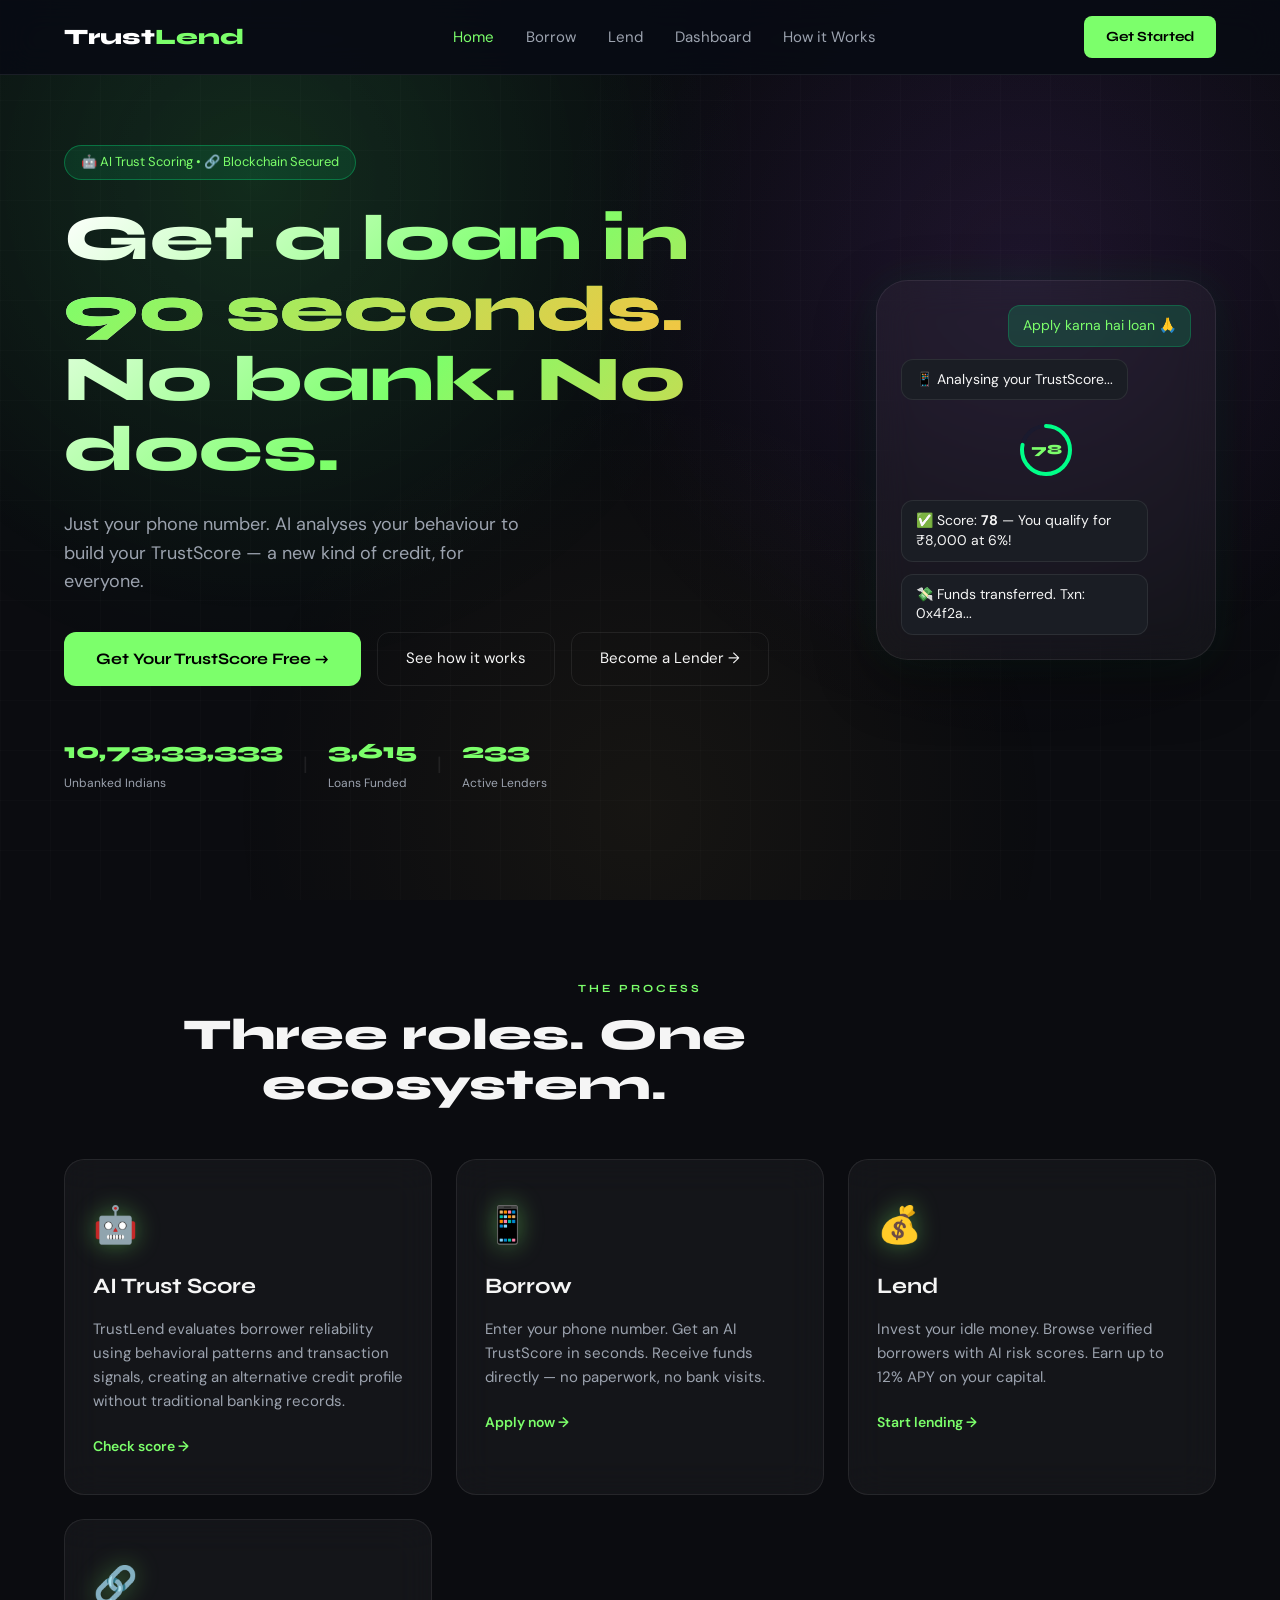
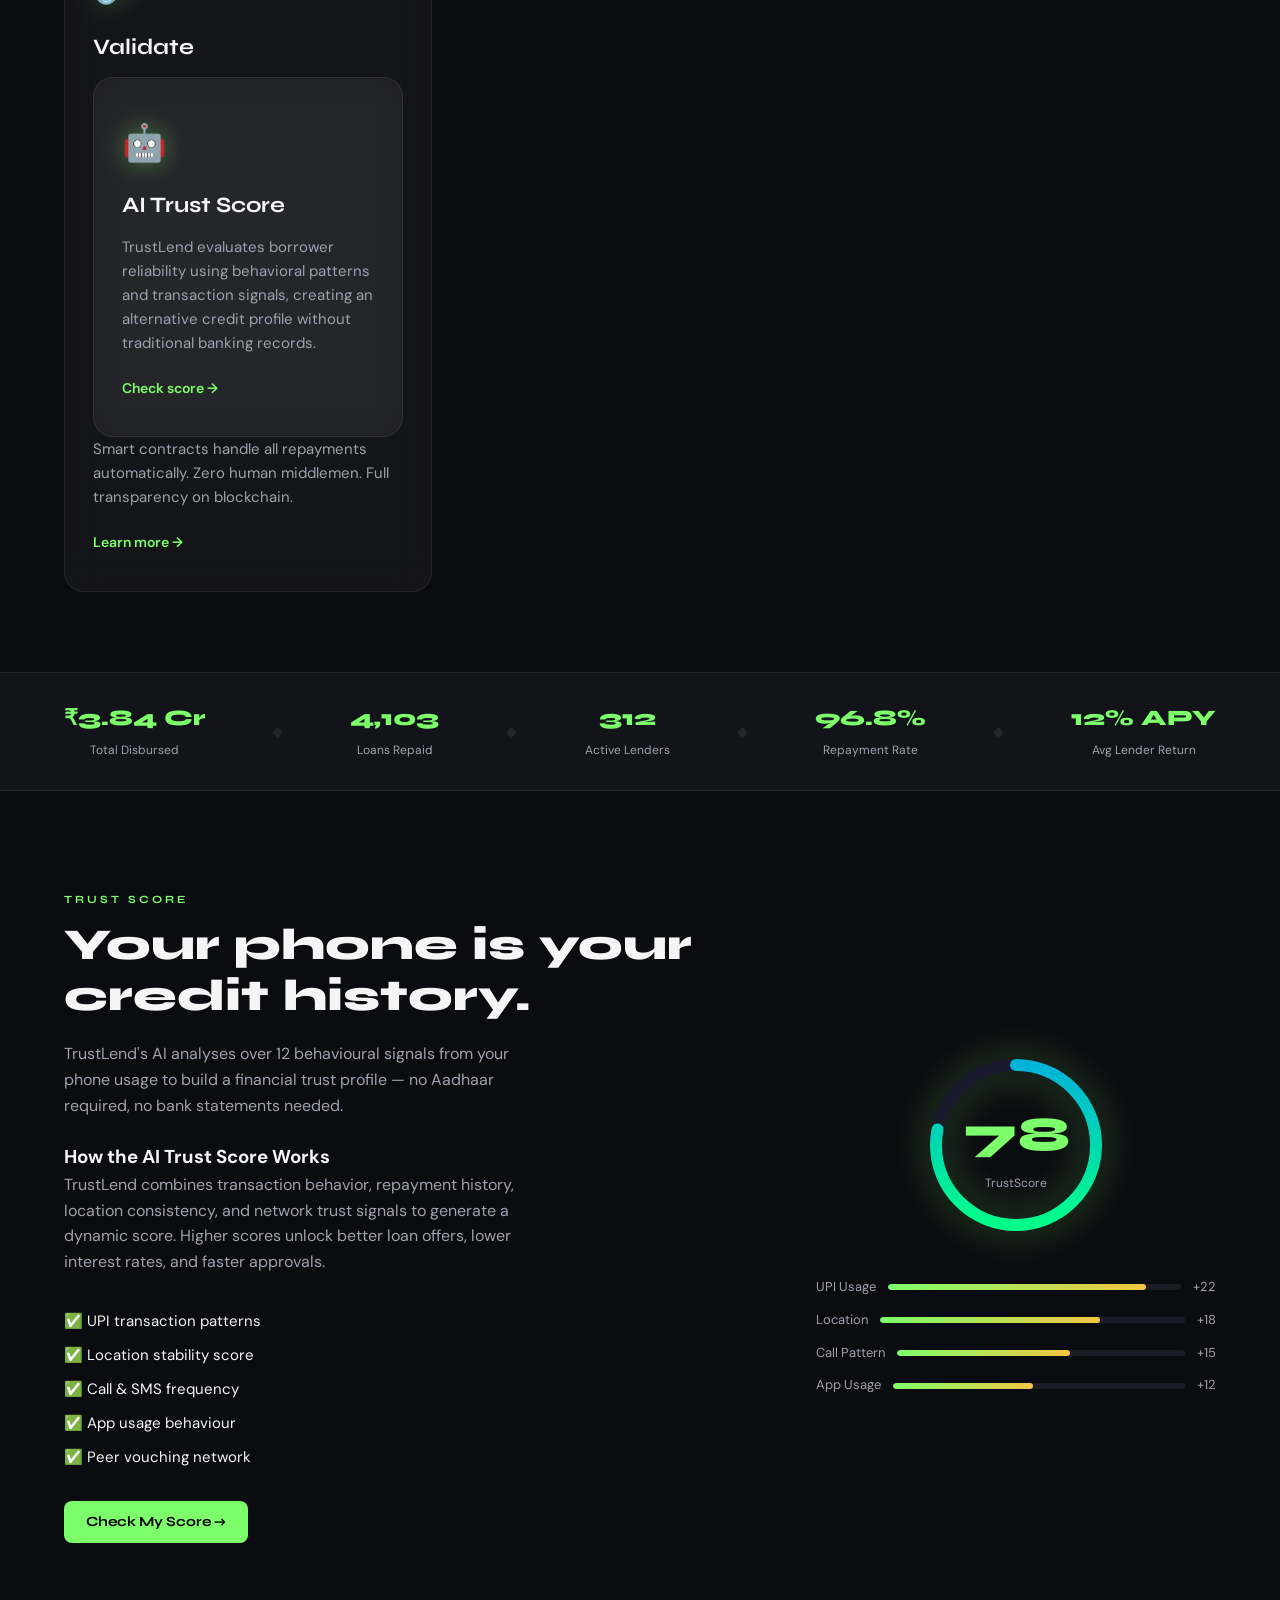
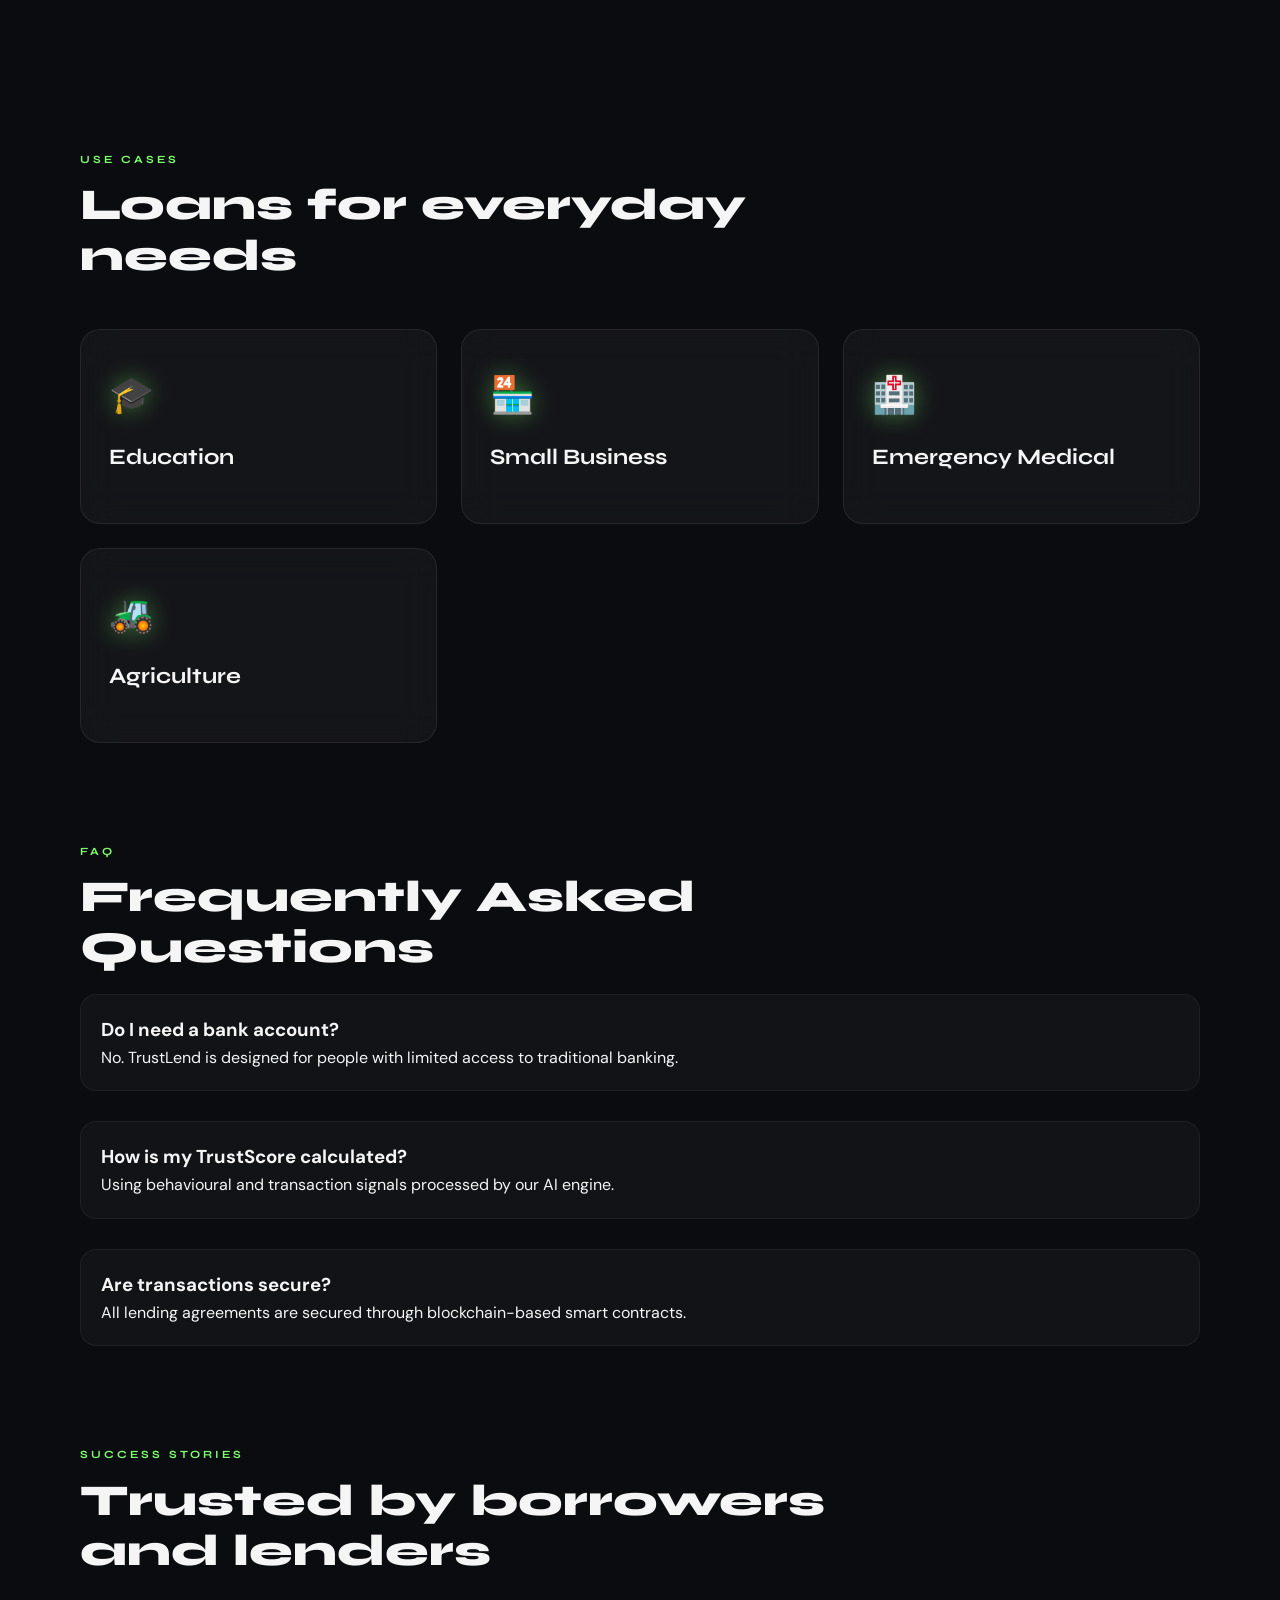
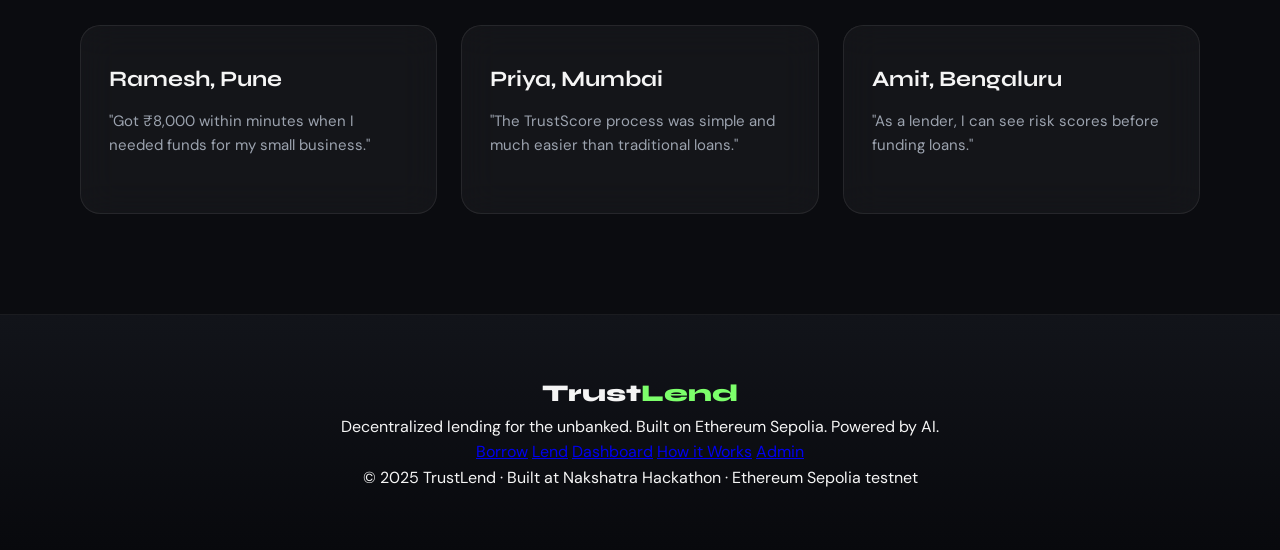
<file: frontend/index.html>
<!DOCTYPE html>
<html lang="en">
<head>
<meta charset="UTF-8"/>
<meta name="viewport" content="width=device-width, initial-scale=1.0"/>
<title>TrustLend — Decentralized Lending</title>
<link rel="preconnect" href="https://fonts.googleapis.com"/>
<link href="https://fonts.googleapis.com/css2?family=Syne:wght@400;600;700;800&family=DM+Sans:wght@300;400;500&display=swap" rel="stylesheet"/>
<link rel="stylesheet" href="styles/main.css"/>
</head>
<body>
<!-- NAVBAR -->
<nav class="navbar" id="navbar">
  <div class="nav-inner">
    <a href="index.html" class="logo">Trust<span>Lend</span></a>
    <ul class="nav-links">
      <li><a href="index.html" class="active">Home</a></li>
      <li><a href="borrow.html">Borrow</a></li>
      <li><a href="lend.html">Lend</a></li>
      <li><a href="dashboard.html">Dashboard</a></li>
      <li><a href="how-it-works.html">How it Works</a></li>
    </ul>
    <a href="borrow.html" class="btn-primary">Get Started</a>
    <button class="hamburger" id="ham">☰</button>
  </div>
</nav>

<!-- HERO -->
<section class="hero">
  <div class="hero-bg"></div>
  <div class="hero-content">
    <div class="hero-badge">🤖 AI Trust Scoring • 🔗 Blockchain Secured</div>    
    <h1 class="hero-title">Get a loan in<br/><span class="gradient-text">90 seconds.</span><br/>No bank. No docs.</h1>
    <p class="hero-sub">Just your phone number. AI analyses your behaviour to build your TrustScore — a new kind of credit, for everyone.</p>
    <div class="hero-cta">
      <a href="borrow.html" class="btn-primary btn-large">Get Your TrustScore Free →</a>
      <a href="how-it-works.html" class="btn-ghost">See how it works</a>
      <a href="lend.html" class="btn-ghost">Become a Lender →</a>
    </div>
    <div class="hero-stat-row">
      <div class="h-stat"><span class="h-stat-num" id="counter1">0</span><span class="h-stat-label">Unbanked Indians</span></div>
      <div class="h-stat-div">|</div>
      <div class="h-stat"><span class="h-stat-num" id="counter2">0</span><span class="h-stat-label">Loans Funded</span></div>
      <div class="h-stat-div">|</div>
      <div class="h-stat"><span class="h-stat-num" id="counter3">0</span><span class="h-stat-label">Active Lenders</span></div>
    </div>
  </div>
  <div class="hero-visual">
    <div class="phone-mockup">
      <div class="phone-screen">
        <div class="chat-bubble user">Apply karna hai loan 🙏</div>
        <div class="chat-bubble bot">📱 Analysing your TrustScore...</div>
        <div class="trust-mini">
          <div class="trust-ring-mini">
            <svg viewBox="0 0 60 60"><circle cx="30" cy="30" r="24" fill="none" stroke="#1a1a2e" stroke-width="4"/><circle id="mini-ring" cx="30" cy="30" r="24" fill="none" stroke="#00ff88" stroke-width="4" stroke-dasharray="150.8" stroke-dashoffset="150.8" stroke-linecap="round" transform="rotate(-90 30 30)"/></svg>
            <span id="mini-score">0</span>
          </div>
        </div>
        <div class="chat-bubble bot">✅ Score: <b>78</b> — You qualify for ₹8,000 at 6%!</div>
        <div class="chat-bubble bot">💸 Funds transferred. Txn: 0x4f2a...</div>
      </div>
    </div>
  </div>
</section>

<!-- HOW IT WORKS CARDS -->
<section class="how-cards">
  <div class="section-label">THE PROCESS</div>
  <h2 class="section-title">Three roles. One ecosystem.</h2>
  <div class="cards-grid">
    <div class="card card-ai">
  <div class="card-icon">🤖</div>
  <h3>AI Trust Score</h3>
  <p>TrustLend evaluates borrower reliability using behavioral patterns and transaction signals, creating an alternative credit profile without traditional banking records.</p>
  <a href="borrow.html" class="card-link">Check score →</a>
</div>
    <div class="card card-borrow">
      <div class="card-icon">📱</div>
      <h3>Borrow</h3>
      <p>Enter your phone number. Get an AI TrustScore in seconds. Receive funds directly — no paperwork, no bank visits.</p>
      <a href="borrow.html" class="card-link">Apply now →</a>
    </div>
    <div class="card card-lend">
      <div class="card-icon">💰</div>
      <h3>Lend</h3>
      <p>Invest your idle money. Browse verified borrowers with AI risk scores. Earn up to 12% APY on your capital.</p>
      <a href="lend.html" class="card-link">Start lending →</a>
    </div>
    <div class="card card-validate">
      <div class="card-icon">🔗</div>
      <h3>Validate</h3>
      <div class="card card-ai">
      <div class="card-icon">🤖</div>
      <h3>AI Trust Score</h3>
      <p>TrustLend evaluates borrower reliability using behavioral patterns and transaction signals, creating an alternative credit profile without traditional banking records.</p>
      <a href="borrow.html" class="card-link">Check score →</a>
      </div>
      <p>Smart contracts handle all repayments automatically. Zero human middlemen. Full transparency on blockchain.</p>
      <a href="how-it-works.html" class="card-link">Learn more →</a>
    </div>
  </div>
</section>

<!-- LIVE STATS BAR -->
<section class="stats-bar" id="statsBar">
  <div class="stats-inner">
    <div class="stat-item"><span class="stat-val" id="s1">₹3.84 Cr</span><span class="stat-key">Total Disbursed</span></div>
    <div class="stat-sep">◆</div>
    <div class="stat-item"><span class="stat-val" id="s2">4,103</span><span class="stat-key">Loans Repaid</span></div>
    <div class="stat-sep">◆</div>
    <div class="stat-item"><span class="stat-val" id="s3">312</span><span class="stat-key">Active Lenders</span></div>
    <div class="stat-sep">◆</div>
    <div class="stat-item"><span class="stat-val">96.8%</span><span class="stat-key">Repayment Rate</span></div>
    <div class="stat-sep">◆</div>
    <div class="stat-item"><span class="stat-val">12% APY</span><span class="stat-key">Avg Lender Return</span></div>
  </div>
</section>

<!-- TRUST SECTION -->
<section class="trust-section">
  <div class="trust-content">
    <div class="section-label">TRUST SCORE</div>
    <h2 class="section-title">Your phone is your credit history.</h2>
    <p>TrustLend's AI analyses over 12 behavioural signals from your phone usage to build a financial trust profile — no Aadhaar required, no bank statements needed.</p>
    <ul class="trust-list">
      <div class="trust-explain">
  <h3>How the AI Trust Score Works</h3>
  <p>
    TrustLend combines transaction behavior, repayment history,
    location consistency, and network trust signals to generate
    a dynamic score. Higher scores unlock better loan offers,
    lower interest rates, and faster approvals.
  </p>
</div>
      <li>✅ UPI transaction patterns</li>
      <li>✅ Location stability score</li>
      <li>✅ Call & SMS frequency</li>
      <li>✅ App usage behaviour</li>
      <li>✅ Peer vouching network</li>
    </ul>
    <a href="borrow.html" class="btn-primary">Check My Score →</a>
  </div>
  <div class="trust-visual">
    <div class="score-ring-wrap">
      <svg class="score-ring" viewBox="0 0 200 200">
        <circle cx="100" cy="100" r="80" fill="none" stroke="#1a1a2e" stroke-width="12"/>
        <circle id="homeRing" cx="100" cy="100" r="80" fill="none" stroke="url(#grad1)" stroke-width="12"
          stroke-dasharray="502.6" stroke-dashoffset="502.6" stroke-linecap="round" transform="rotate(-90 100 100)"/>
        <defs><linearGradient id="grad1" x1="0%" y1="0%" x2="100%" y2="0%">
          <stop offset="0%" style="stop-color:#00ff88"/>
          <stop offset="100%" style="stop-color:#00b4d8"/>
        </linearGradient></defs>
      </svg>
      <div class="score-center"><span id="homeScore">0</span><small>TrustScore</small></div>
    </div>
    <div class="signal-bars">
      <div class="sig-bar"><span>UPI Usage</span><div class="bar"><div class="bar-fill" style="width:88%"></div></div><span>+22</span></div>
      <div class="sig-bar"><span>Location</span><div class="bar"><div class="bar-fill" style="width:72%"></div></div><span>+18</span></div>
      <div class="sig-bar"><span>Call Pattern</span><div class="bar"><div class="bar-fill" style="width:60%"></div></div><span>+15</span></div>
      <div class="sig-bar"><span>App Usage</span><div class="bar"><div class="bar-fill" style="width:48%"></div></div><span>+12</span></div>
    </div>
  </div>
</section>

<section class="loan-categories">
  <div class="section-label">USE CASES</div>
  <h2 class="section-title">Loans for everyday needs</h2>

  <div class="cards-grid">
    <div class="card">
      <div class="card-icon">🎓</div>
      <h3>Education</h3>
    </div>

    <div class="card">
      <div class="card-icon">🏪</div>
      <h3>Small Business</h3>
    </div>

    <div class="card">
      <div class="card-icon">🏥</div>
      <h3>Emergency Medical</h3>
    </div>

    <div class="card">
      <div class="card-icon">🚜</div>
      <h3>Agriculture</h3>
    </div>
  </div>
</section>

<section class="faq">
  <div class="section-label">FAQ</div>
  <h2 class="section-title">Frequently Asked Questions</h2>

  <div class="faq-item">
    <h3>Do I need a bank account?</h3>
    <p>No. TrustLend is designed for people with limited access to traditional banking.</p>
  </div>

  <div class="faq-item">
    <h3>How is my TrustScore calculated?</h3>
    <p>Using behavioural and transaction signals processed by our AI engine.</p>
  </div>

  <div class="faq-item">
    <h3>Are transactions secure?</h3>
    <p>All lending agreements are secured through blockchain-based smart contracts.</p>
  </div>
</section>


<section class="testimonials">
  <div class="section-label">SUCCESS STORIES</div>
  <h2 class="section-title">Trusted by borrowers and lenders</h2>

  <div class="cards-grid">
    <div class="card">
      <h3>Ramesh, Pune</h3>
      <p>"Got ₹8,000 within minutes when I needed funds for my small business."</p>
    </div>

    <div class="card">
      <h3>Priya, Mumbai</h3>
      <p>"The TrustScore process was simple and much easier than traditional loans."</p>
    </div>

    <div class="card">
      <h3>Amit, Bengaluru</h3>
      <p>"As a lender, I can see risk scores before funding loans."</p>
    </div>
  </div>
</section>


<!-- FOOTER -->
<footer class="footer">
  <div class="footer-inner">
    <div class="footer-logo">Trust<span>Lend</span></div>
    <p>Decentralized lending for the unbanked. Built on Ethereum Sepolia. Powered by AI.</p>
    <div class="footer-links">
      <a href="borrow.html">Borrow</a>
      <a href="lend.html">Lend</a>
      <a href="dashboard.html">Dashboard</a>
      <a href="how-it-works.html">How it Works</a>
      <a href="admin.html">Admin</a>
    </div>
    <p class="footer-copy">© 2025 TrustLend · Built at Nakshatra Hackathon · Ethereum Sepolia testnet</p>
  </div>
</footer>

<script src="scripts/main.js"></script>
<script>
// Animate counters
function animCount(el, target, suffix='', duration=2000){
  let start=0, step=target/60;
  const t=setInterval(()=>{
    start=Math.min(start+step,target);
    el.textContent=Math.floor(start).toLocaleString('en-IN')+suffix;
    if(start>=target) clearInterval(t);
  },duration/60);
}
setTimeout(()=>{
  animCount(document.getElementById('counter1'),140000000,'');
  animCount(document.getElementById('counter2'),4821,'');
  animCount(document.getElementById('counter3'),312,'');
},500);

// Home score ring
let hs=0;
const hRing=document.getElementById('homeRing');
const hScore=document.getElementById('homeScore');
const hTimer=setInterval(()=>{
  hs=Math.min(hs+1.2,78);
  const offset=502.6-(502.6*hs/100);
  hRing.style.strokeDashoffset=offset;
  hScore.textContent=Math.floor(hs);
  if(hs>=78) clearInterval(hTimer);
},20);

// Mini phone animation
let ms=0;
const mRing=document.getElementById('mini-ring');
const mScore=document.getElementById('mini-score');
const mTimer=setInterval(()=>{
  ms=Math.min(ms+1.5,78);
  const off=150.8-(150.8*ms/100);
  mRing.style.strokeDashoffset=off;
  mScore.textContent=Math.floor(ms);
  if(ms>=78) clearInterval(mTimer);
},25);

// Fetch live stats
fetch('http://localhost:8000/api/stats').then(r=>r.json()).then(d=>{
  document.getElementById('s2').textContent=d.total_repaid.toLocaleString('en-IN');
  document.getElementById('s3').textContent=d.active_lenders;
}).catch(()=>{});
</script>
</body>
</html>
</file>
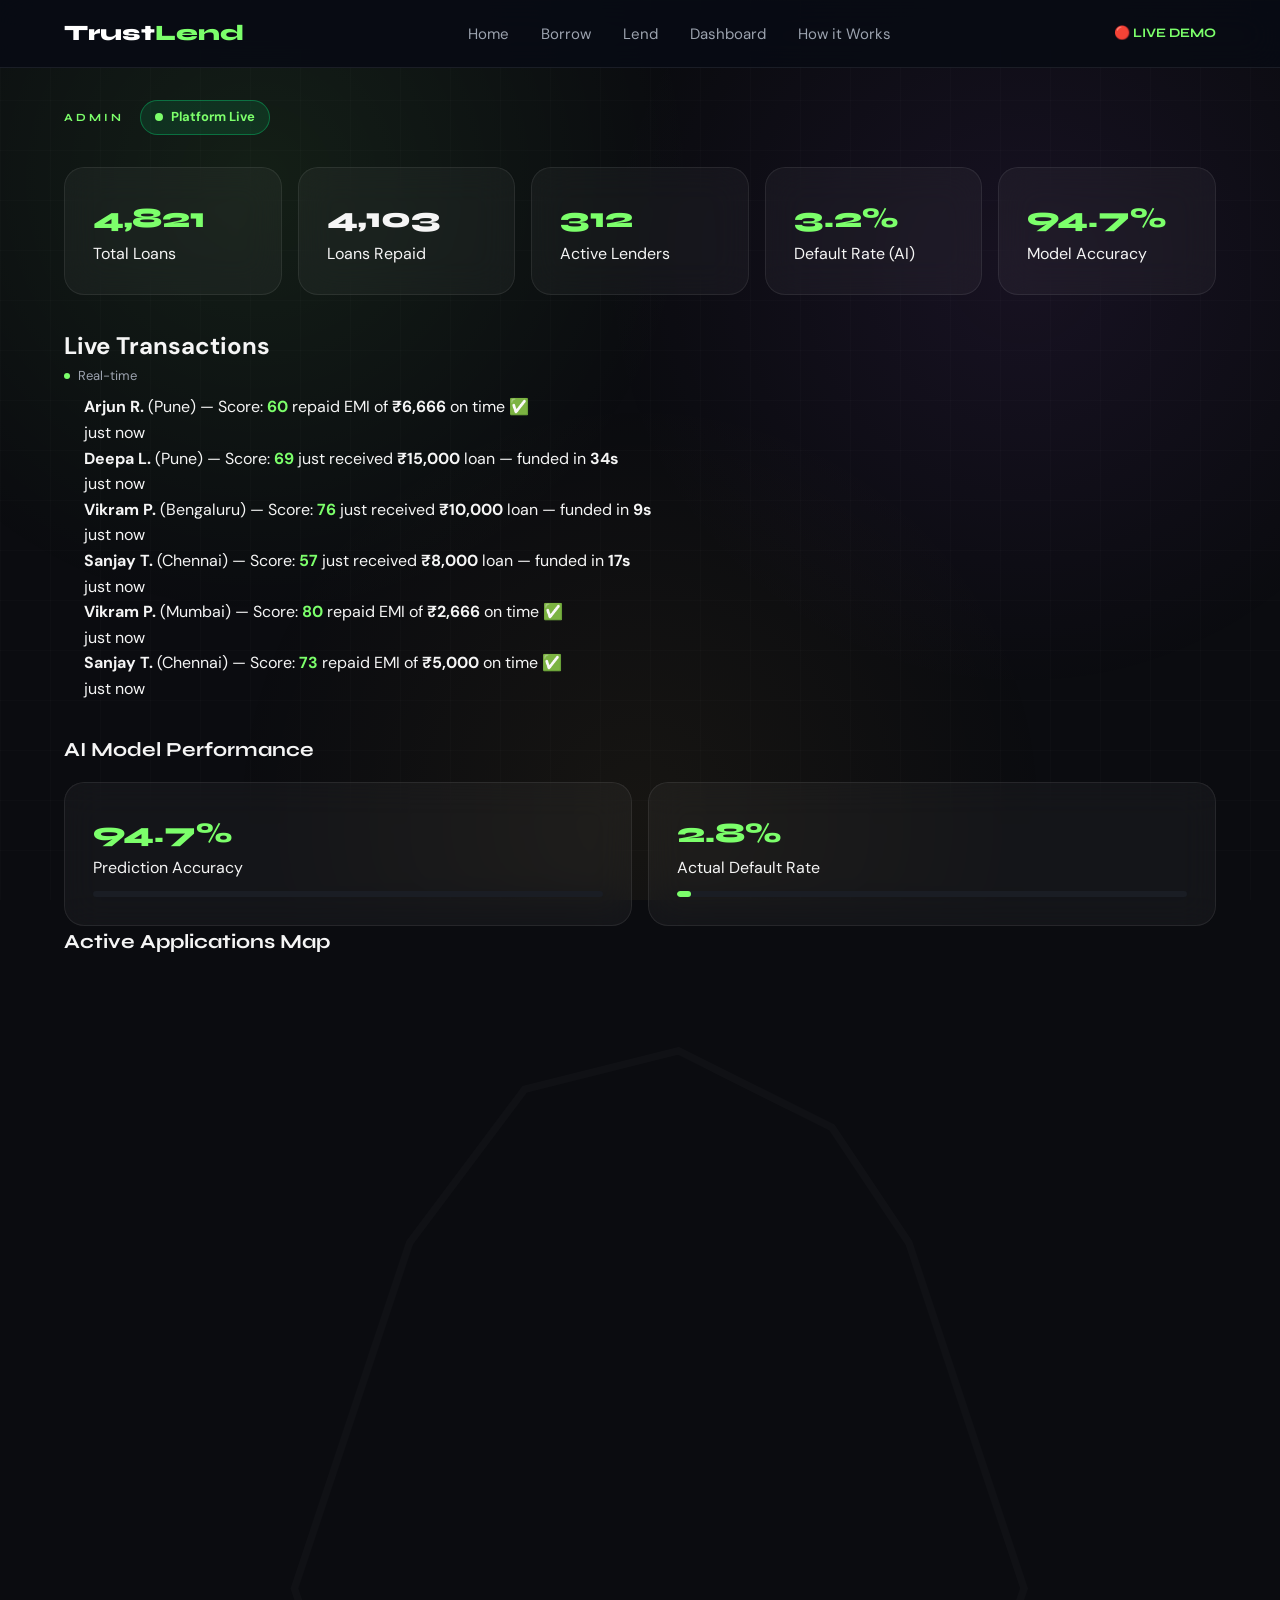
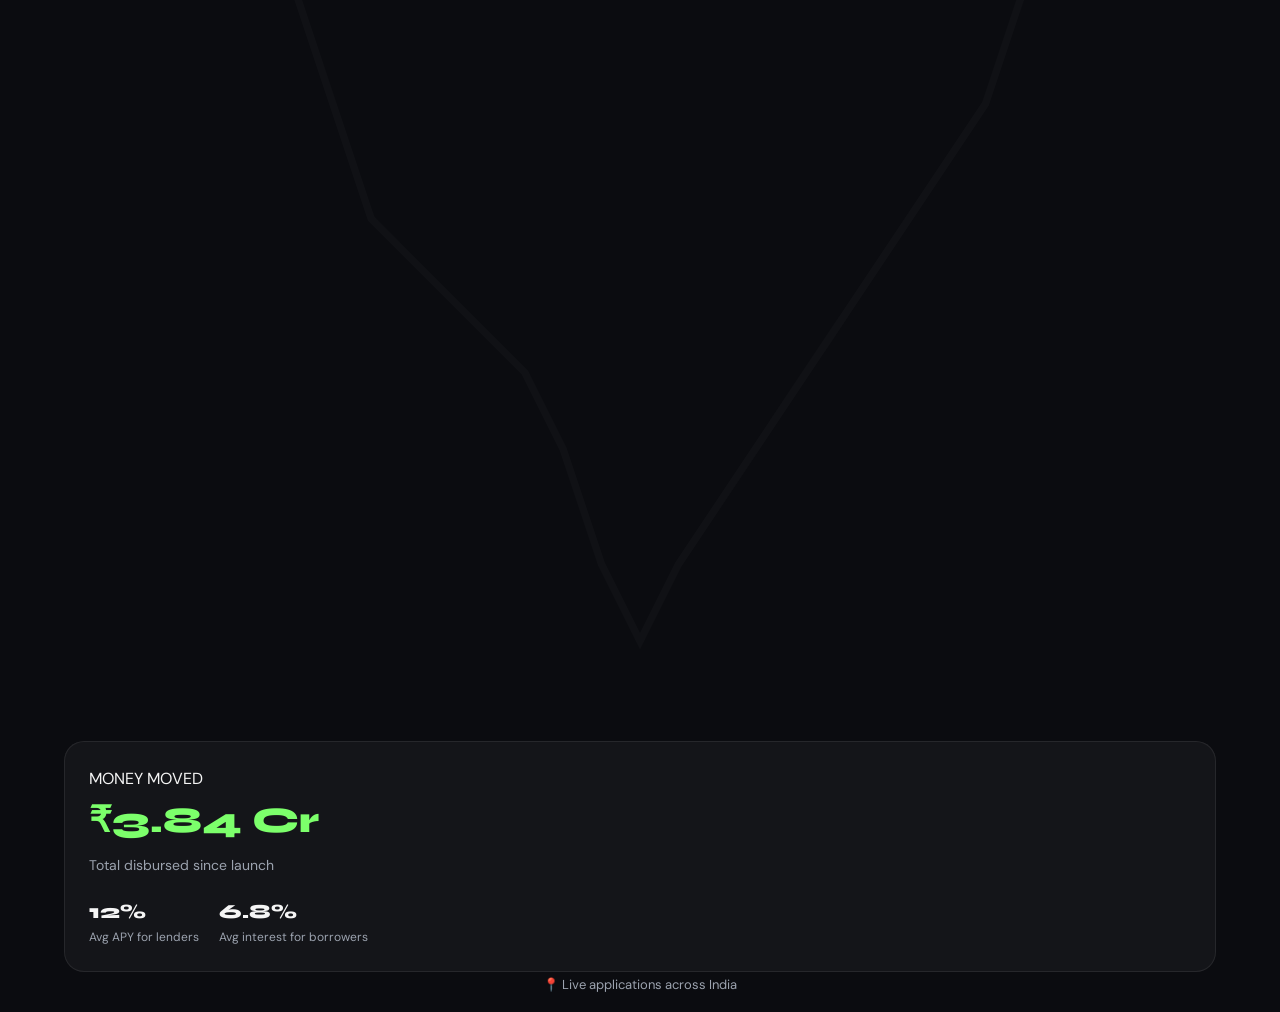
<file: frontend/admin.html>
<!DOCTYPE html>
<html lang="en">
<head>
<meta charset="UTF-8"/><meta name="viewport" content="width=device-width, initial-scale=1.0"/>
<title>Admin — TrustLend Live</title>
<link rel="preconnect" href="https://fonts.googleapis.com"/>
<link href="https://fonts.googleapis.com/css2?family=Syne:wght@400;600;700;800&family=DM+Sans:wght@300;400;500&display=swap" rel="stylesheet"/>
<link rel="stylesheet" href="styles/main.css"/>
</head>
<body>
<nav class="navbar" id="navbar">
  <div class="nav-inner">
    <a href="index.html" class="logo">Trust<span>Lend</span></a>
    <ul class="nav-links">
      <li><a href="index.html">Home</a></li>
      <li><a href="borrow.html">Borrow</a></li>
      <li><a href="lend.html">Lend</a></li>
      <li><a href="dashboard.html">Dashboard</a></li>
      <li><a href="how-it-works.html">How it Works</a></li>
    </ul>
    <span style="color:var(--green);font-family:var(--font-head);font-weight:700;font-size:13px;">🔴 LIVE DEMO</span>
    <button class="hamburger" id="ham">☰</button>
  </div>
</nav>

<div style="padding:100px 24px 40px;max-width:1200px;margin:0 auto;">
  <div style="display:flex;align-items:center;gap:16px;margin-bottom:32px;">
    <div class="section-label" style="margin-bottom:0;">ADMIN</div>
    <div style="display:flex;align-items:center;gap:8px;background:rgba(0,255,136,0.1);border:1px solid rgba(0,255,136,0.3);padding:6px 14px;border-radius:100px;">
      <div style="width:8px;height:8px;background:var(--green);border-radius:50%;animation:pulse 1.5s infinite;"></div>
      <span style="color:var(--green);font-size:13px;font-weight:700;">Platform Live</span>
    </div>
  </div>

  <!-- Top Stats -->
  <div style="display:grid;grid-template-columns:repeat(5,1fr);gap:16px;margin-bottom:32px;">
    <div class="wallet-card">
      <div class="wval" id="adTotal">4,821</div>
      <div class="wlbl">Total Loans</div>
    </div>
    <div class="wallet-card">
      <div class="wval" style="color:var(--blue);" id="adRepaid">4,103</div>
      <div class="wlbl">Loans Repaid</div>
    </div>
    <div class="wallet-card">
      <div class="wval" id="adLenders">312</div>
      <div class="wlbl">Active Lenders</div>
    </div>
    <div class="wallet-card">
      <div class="wval">3.2%</div>
      <div class="wlbl">Default Rate (AI)</div>
    </div>
    <div class="wallet-card">
      <div class="wval" style="color:var(--green);">94.7%</div>
      <div class="wlbl">Model Accuracy</div>
    </div>
  </div>

  <div class="admin-grid">
    <!-- Live Feed -->
    <div>
      <div class="section-head">
        <h2>Live Transactions</h2>
        <div style="display:flex;align-items:center;gap:8px;">
          <div style="width:6px;height:6px;background:var(--green);border-radius:50%;animation:pulse 1s infinite;"></div>
          <span style="color:var(--muted);font-size:13px;">Real-time</span>
        </div>
      </div>
      <div class="table-wrap" style="padding:8px 20px;" id="liveFeed">
        <div style="text-align:center;padding:40px;color:var(--muted);">Loading live feed...</div>
      </div>

      <!-- Model Performance -->
      <div style="margin-top:24px;">
        <h2 style="font-family:var(--font-head);font-size:20px;margin-bottom:16px;">AI Model Performance</h2>
        <div style="display:grid;grid-template-columns:1fr 1fr;gap:16px;">
          <div class="wallet-card">
            <div class="wval">94.7%</div>
            <div class="wlbl">Prediction Accuracy</div>
            <div style="background:var(--bg3);border-radius:100px;height:6px;overflow:hidden;margin-top:10px;">
              <div style="background:linear-gradient(90deg,var(--green),var(--blue));width:94.7%;height:100%;border-radius:100px;"></div>
            </div>
          </div>
          <div class="wallet-card">
            <div class="wval" style="color:var(--green);">2.8%</div>
            <div class="wlbl">Actual Default Rate</div>
            <div style="background:var(--bg3);border-radius:100px;height:6px;overflow:hidden;margin-top:10px;">
              <div style="background:var(--green);width:2.8%;height:100%;border-radius:100px;"></div>
            </div>
          </div>
        </div>
      </div>
    </div>

    <!-- India Map + Stats -->
    <div>
      <h2 style="font-family:var(--font-head);font-size:20px;margin-bottom:16px;">Active Applications Map</h2>
      <div class="map-placeholder" id="indiaMap">
        <svg viewBox="0 0 300 350" style="width:100%;height:100%;opacity:0.3;">
          <!-- Simplified India outline -->
          <path d="M120,30 L160,20 L200,40 L220,70 L230,100 L240,130 L250,160 L240,190 L220,220 L200,250 L180,280 L160,310 L150,330 L140,310 L130,280 L120,260 L100,240 L80,220 L70,190 L60,160 L70,130 L80,100 L90,70 Z" fill="none" stroke="var(--border)" stroke-width="2"/>
        </svg>
        <div id="mapDots" style="position:absolute;inset:0;"></div>
        <div style="position:absolute;bottom:16px;left:0;right:0;text-align:center;color:var(--muted);font-size:13px;">📍 Live applications across India</div>
      </div>

      <!-- Money Stats -->
      <div style="margin-top:16px;background:var(--card);border:1px solid var(--border);border-radius:var(--radius);padding:24px;">
        <div class="dash-title">MONEY MOVED</div>
        <div style="font-family:var(--font-head);font-size:36px;font-weight:800;color:var(--green);" id="moneyMoved">₹3.84 Cr</div>
        <div style="color:var(--muted);font-size:14px;margin-top:4px;">Total disbursed since launch</div>
        <div style="margin-top:20px;display:flex;gap:20px;">
          <div><div style="font-family:var(--font-head);font-weight:800;font-size:20px;">12%</div><div style="font-size:12px;color:var(--muted)">Avg APY for lenders</div></div>
          <div><div style="font-family:var(--font-head);font-weight:800;font-size:20px;">6.8%</div><div style="font-size:12px;color:var(--muted)">Avg interest for borrowers</div></div>
        </div>
      </div>
    </div>
  </div>
</div>

<script src="scripts/main.js"></script>
<script>
const API = 'http://localhost:8000';

const names = ['Priya S.','Rahul M.','Sunita K.','Vikram P.','Meera D.','Arjun R.','Kavya N.','Sanjay T.','Deepa L.','Mohan V.'];
const cities = ['Mumbai','Delhi','Bengaluru','Hyderabad','Chennai','Pune','Jaipur','Kolkata','Ahmedabad','Surat'];
const amounts = [5000,8000,10000,12000,15000,20000];

function generateFeedItem() {
  const name = names[Math.floor(Math.random()*names.length)];
  const city = cities[Math.floor(Math.random()*cities.length)];
  const score = Math.floor(55 + Math.random()*37);
  const amount = amounts[Math.floor(Math.random()*amounts.length)];
  const secs = Math.floor(8+Math.random()*35);
  const type = Math.random() > 0.4 ? 'loan' : 'repayment';
  return {name,city,score,amount,secs,type};
}

function addFeedItem(item) {
  const feed = document.getElementById('liveFeed');
  const div = document.createElement('div');
  div.className = 'feed-item';
  div.innerHTML = `
    <div class="feed-dot"></div>
    <div class="feed-text">
      <strong>${item.name}</strong> (${item.city}) — Score: <span style="color:var(--green);font-weight:700;">${item.score}</span>
      ${item.type==='loan'
        ? `just received <strong>₹${item.amount.toLocaleString('en-IN')}</strong> loan — funded in <strong>${item.secs}s</strong>`
        : `repaid EMI of <strong>₹${Math.floor(item.amount/3).toLocaleString('en-IN')}</strong> on time ✅`}
    </div>
    <div class="feed-time">just now</div>`;
  if(feed.children.length > 8) feed.removeChild(feed.lastChild);
  feed.insertBefore(div, feed.firstChild);
}

// Add map dots
function addMapDot() {
  const mapDots = document.getElementById('mapDots');
  const dot = document.createElement('div');
  dot.className = 'map-dot';
  dot.style.left = (20+Math.random()*60)+'%';
  dot.style.top = (10+Math.random()*80)+'%';
  mapDots.appendChild(dot);
  setTimeout(()=>dot.remove(), 2500);
}

// Initialize
document.getElementById('liveFeed').innerHTML = '';
for(let i=0;i<6;i++) addFeedItem(generateFeedItem());

// Auto update
setInterval(()=>{
  addFeedItem(generateFeedItem());
  addMapDot();
}, 2500);

setInterval(addMapDot, 800);

// Update stats from API
async function updateStats() {
  try {
    const res = await fetch(`${API}/api/stats`);
    const d = await res.json();
    document.getElementById('adTotal').textContent = d.total_loans.toLocaleString('en-IN');
    document.getElementById('adRepaid').textContent = d.total_repaid.toLocaleString('en-IN');
    document.getElementById('adLenders').textContent = d.active_lenders;
  } catch(e) {
    // Use current values
    const cur = parseInt(document.getElementById('adTotal').textContent.replace(',',''));
    if(Math.random()>0.6) document.getElementById('adTotal').textContent = (cur+1).toLocaleString('en-IN');
  }
}
setInterval(updateStats, 3000);
updateStats();
</script>
</body>
</html>
</file>
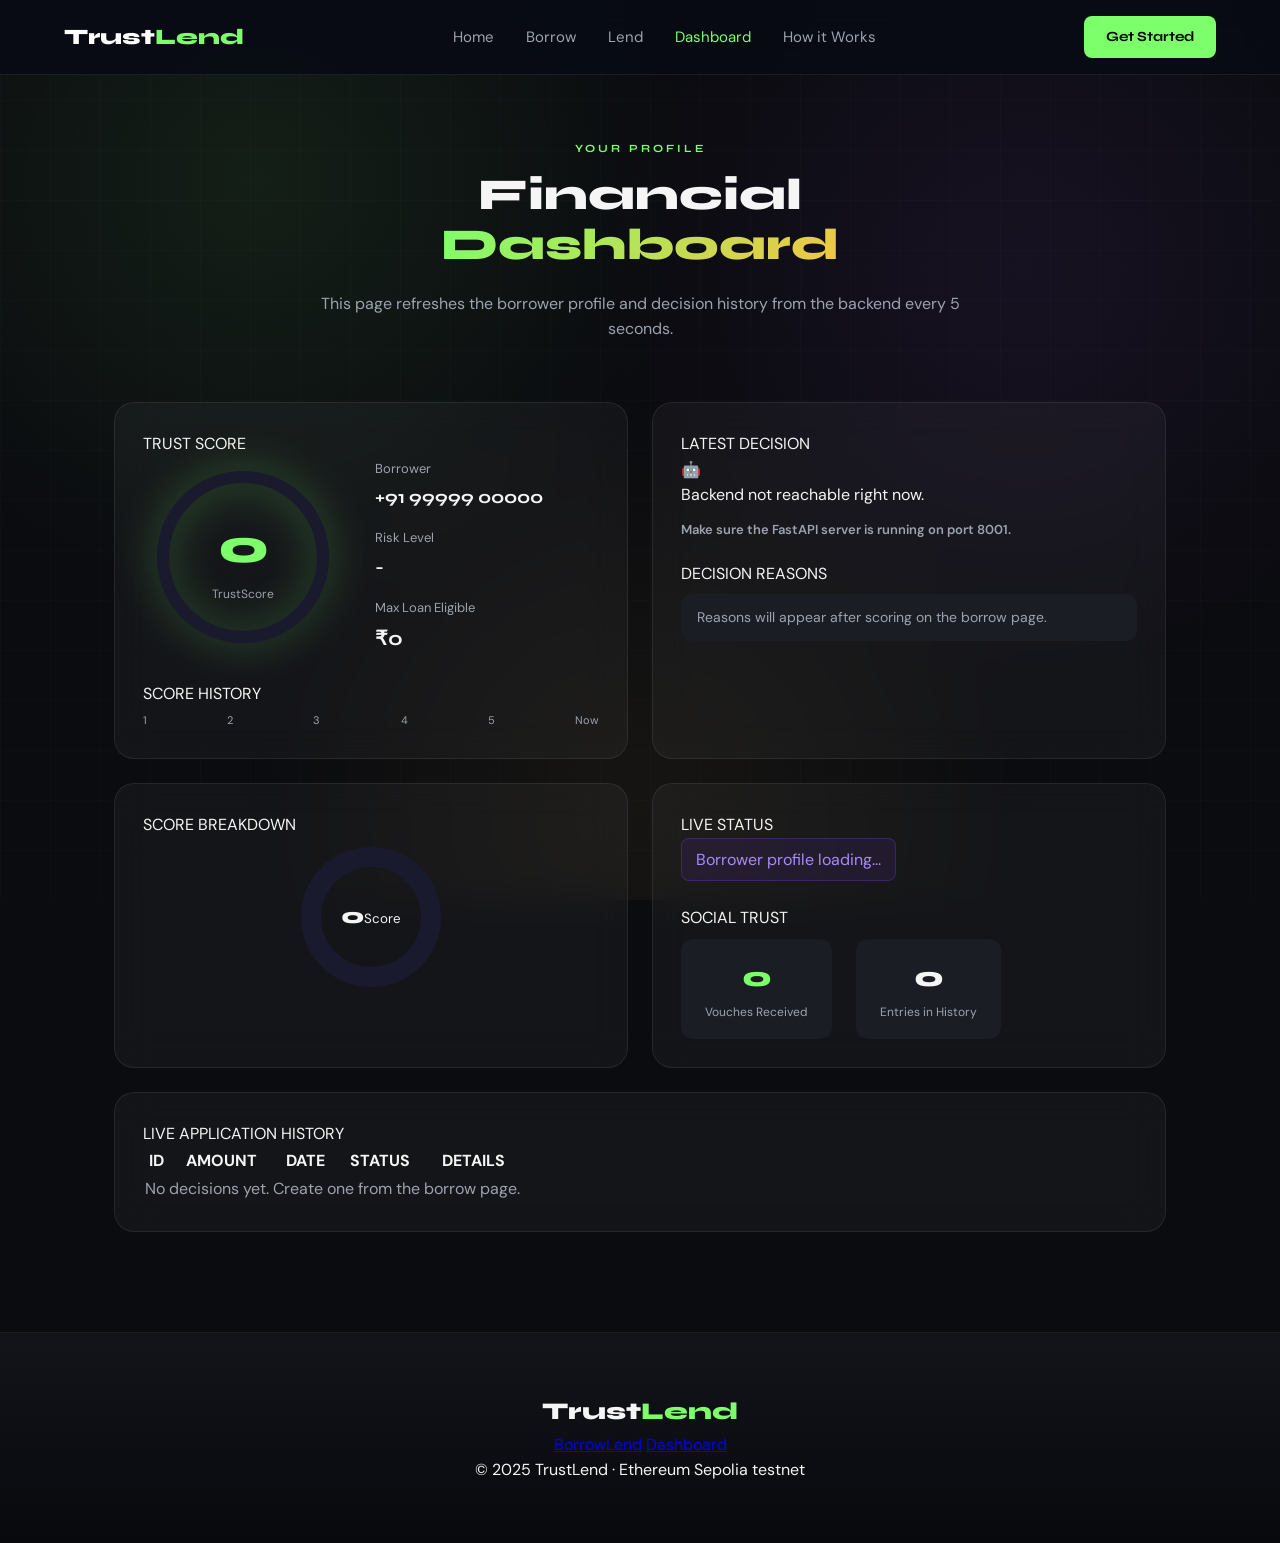
<file: frontend/dashboard.html>
<!DOCTYPE html>
<html lang="en">
<head>
<meta charset="UTF-8"/><meta name="viewport" content="width=device-width, initial-scale=1.0"/>
<title>Dashboard - TrustLend</title>
<link rel="preconnect" href="https://fonts.googleapis.com"/>
<link href="https://fonts.googleapis.com/css2?family=Syne:wght@400;600;700;800&family=DM+Sans:wght@300;400;500&display=swap" rel="stylesheet"/>
<link rel="stylesheet" href="styles/main.css"/>
</head>
<body>
<nav class="navbar" id="navbar">
  <div class="nav-inner">
    <a href="index.html" class="logo">Trust<span>Lend</span></a>
    <ul class="nav-links">
      <li><a href="index.html">Home</a></li>
      <li><a href="borrow.html">Borrow</a></li>
      <li><a href="lend.html">Lend</a></li>
      <li><a href="dashboard.html" class="active">Dashboard</a></li>
      <li><a href="how-it-works.html">How it Works</a></li>
    </ul>
    <a href="borrow.html" class="btn-primary">Get Started</a>
    <button class="hamburger" id="ham">☰</button>
  </div>
</nav>

<div class="page-header">
  <div class="section-label">YOUR PROFILE</div>
  <h1 class="section-title">Financial <span class="gradient-text">Dashboard</span></h1>
  <p style="color:var(--muted);font-size:16px;">This page refreshes the borrower profile and decision history from the backend every 5 seconds.</p>
</div>

<div class="dashboard-grid">
  <div class="dash-card">
    <div class="dash-title">TRUST SCORE</div>
    <div style="display:flex;align-items:center;gap:32px;">
      <div class="score-ring-wrap">
        <svg class="score-ring" viewBox="0 0 200 200">
          <circle cx="100" cy="100" r="80" fill="none" stroke="#1a1a2e" stroke-width="12"/>
          <circle id="dashRing" cx="100" cy="100" r="80" fill="none" stroke="url(#dg)" stroke-width="12"
            stroke-dasharray="502.6" stroke-dashoffset="502.6" stroke-linecap="round" transform="rotate(-90 100 100)"/>
          <defs><linearGradient id="dg" x1="0%" y1="0%" x2="100%" y2="0%">
            <stop offset="0%" style="stop-color:#00ff88"/>
            <stop offset="100%" style="stop-color:#00b4d8"/>
          </linearGradient></defs>
        </svg>
        <div class="score-center"><span id="dashScore">0</span><small>TrustScore</small></div>
      </div>
      <div>
        <div style="font-size:13px;color:var(--muted);margin-bottom:4px;">Borrower</div>
        <div id="dashPhone" style="font-family:var(--font-head);font-weight:700;font-size:18px;margin-bottom:16px;">Loading...</div>
        <div style="font-size:13px;color:var(--muted);margin-bottom:4px;">Risk Level</div>
        <div id="riskLevel" style="font-family:var(--font-head);font-weight:700;font-size:18px;margin-bottom:16px;">-</div>
        <div style="font-size:13px;color:var(--muted);margin-bottom:4px;">Max Loan Eligible</div>
        <div id="maxLoanEligible" style="font-family:var(--font-head);font-weight:700;font-size:20px;">₹0</div>
      </div>
    </div>
    <div style="margin-top:24px;">
      <div class="dash-title">SCORE HISTORY</div>
      <div class="score-history-chart" id="historyChart"></div>
      <div style="display:flex;justify-content:space-between;margin-top:6px;font-size:11px;color:var(--muted);">
        <span>1</span><span>2</span><span>3</span><span>4</span><span>5</span><span>Now</span>
      </div>
    </div>
  </div>

  <div class="dash-card">
    <div class="dash-title">LATEST DECISION</div>
    <div id="decisionCard" class="ai-tip-card">
      <div class="icon">🤖</div>
      <div>
        <p id="decisionSummary">Loading latest ML decision...</p>
        <div id="decisionMeta" style="margin-top:12px;font-size:13px;color:var(--muted);font-weight:600;">Waiting for backend...</div>
      </div>
    </div>
    <div style="margin-top:20px;">
      <div class="dash-title">DECISION REASONS</div>
      <div id="decisionReasons" style="display:flex;flex-direction:column;gap:10px;margin-top:8px;">
        <div style="background:var(--bg3);border-radius:10px;padding:12px 16px;color:var(--muted);font-size:14px;">Reasons will appear after scoring on the borrow page.</div>
      </div>
    </div>
  </div>

  <div class="dash-card">
    <div class="dash-title">SCORE BREAKDOWN</div>
    <div class="donut-wrap">
      <svg viewBox="0 0 160 160">
        <circle cx="80" cy="80" r="60" fill="none" stroke="#1a1a2e" stroke-width="20"/>
      </svg>
      <div class="donut-center"><span id="donutScore">0</span><small>Score</small></div>
    </div>
    <div class="donut-legend" id="signalsLegend"></div>
  </div>

  <div class="dash-card">
    <div class="dash-title">LIVE STATUS</div>
    <div class="badges-grid" id="badgeGrid">
      <div class="badge">Borrower profile loading...</div>
    </div>
    <div style="margin-top:24px;">
      <div class="dash-title">SOCIAL TRUST</div>
      <div style="display:flex;gap:24px;margin-top:8px;">
        <div style="text-align:center;background:var(--bg3);border-radius:12px;padding:16px 24px;">
          <div id="vouchesReceived" style="font-family:var(--font-head);font-size:28px;font-weight:800;color:var(--green);">0</div>
          <div style="font-size:12px;color:var(--muted);margin-top:4px;">Vouches Received</div>
        </div>
        <div style="text-align:center;background:var(--bg3);border-radius:12px;padding:16px 24px;">
          <div id="loanCount" style="font-family:var(--font-head);font-size:28px;font-weight:800;color:var(--blue);">0</div>
          <div style="font-size:12px;color:var(--muted);margin-top:4px;">Entries in History</div>
        </div>
      </div>
    </div>
  </div>

  <div class="dash-card full">
    <div class="dash-title">LIVE APPLICATION HISTORY</div>
    <table class="history-table">
      <thead>
        <tr>
          <th>ID</th><th>AMOUNT</th><th>DATE</th><th>STATUS</th><th>DETAILS</th>
        </tr>
      </thead>
      <tbody id="loanHistory">
        <tr><td colspan="5" style="text-align:center;color:var(--muted);">No decisions yet. Create one from the borrow page.</td></tr>
      </tbody>
    </table>
  </div>
</div>

<footer class="footer">
  <div class="footer-inner">
    <div class="footer-logo">Trust<span>Lend</span></div>
    <div class="footer-links">
      <a href="borrow.html">Borrow</a><a href="lend.html">Lend</a>
      <a href="dashboard.html">Dashboard</a>
    </div>
    <p class="footer-copy">© 2025 TrustLend · Ethereum Sepolia testnet</p>
  </div>
</footer>

<script src="scripts/main.js"></script>
<script>
const API = 'http://127.0.0.1:8001';
const ACTIVE_PHONE_KEY = 'trustlend_active_phone';
const INDIA_TZ = 'Asia/Kolkata';
const params = new URLSearchParams(window.location.search);
const activePhone = params.get('phone') || localStorage.getItem(ACTIVE_PHONE_KEY) || '+91 99999 00000';

localStorage.setItem(ACTIVE_PHONE_KEY, activePhone);

const ring = document.getElementById('dashRing');
const scoreEl = document.getElementById('dashScore');
const donutScore = document.getElementById('donutScore');
const riskLevel = document.getElementById('riskLevel');
const maxLoanEligible = document.getElementById('maxLoanEligible');
const dashPhone = document.getElementById('dashPhone');
const loanHistory = document.getElementById('loanHistory');
const signalsLegend = document.getElementById('signalsLegend');
const historyChart = document.getElementById('historyChart');
const badgeGrid = document.getElementById('badgeGrid');
const vouchesReceived = document.getElementById('vouchesReceived');
const loanCount = document.getElementById('loanCount');
const decisionCard = document.getElementById('decisionCard');
const decisionSummary = document.getElementById('decisionSummary');
const decisionMeta = document.getElementById('decisionMeta');
const decisionReasons = document.getElementById('decisionReasons');

let lastRenderedScore = 0;
let scoreHistory = [0, 0, 0, 0, 0, 0];

dashPhone.textContent = activePhone;

function formatIndiaDate(isoString) {
  if (!isoString) return '-';
  const dt = new Date(isoString);
  return dt.toLocaleString('en-IN', {
    dateStyle: 'medium',
    timeStyle: 'short',
    timeZone: INDIA_TZ
  });
}

function animateScore(target) {
  clearInterval(window.__trustlendScoreTimer);
  let current = Number(scoreEl.textContent) || 0;
  window.__trustlendScoreTimer = setInterval(() => {
    if (current === target) {
      clearInterval(window.__trustlendScoreTimer);
      return;
    }
    current = current < target ? current + 1 : current - 1;
    scoreEl.textContent = current;
    donutScore.textContent = current;
    ring.style.strokeDashoffset = 502.6 - (502.6 * current / 100);
  }, 18);
}

function renderSignals(signals) {
  signalsLegend.innerHTML = '';
  if (!signals.length) {
    signalsLegend.innerHTML = '<div style="color:var(--muted);font-size:14px;">Run a score on the borrow page to see signal weights.</div>';
    return;
  }
  signals.forEach((signal) => {
    const item = document.createElement('div');
    item.className = 'donut-leg-item';
    item.innerHTML = `<div class="donut-leg-dot" style="background:#00ff88"></div><span style="flex:1;color:var(--muted)">${signal.name}</span><span>${signal.points}</span>`;
    signalsLegend.appendChild(item);
  });
}

function renderHistory(score) {
  scoreHistory = [...scoreHistory.slice(1), score];
  historyChart.innerHTML = '';
  scoreHistory.forEach((value, i) => {
    const bar = document.createElement('div');
    bar.className = 'bar-c';
    bar.style.height = '0%';
    bar.style.transition = `height 0.8s ${i * 0.06}s ease`;
    bar.title = `Score: ${value}`;
    historyChart.appendChild(bar);
    setTimeout(() => {
      bar.style.height = `${Math.max(8, value)}%`;
    }, 120);
  });
}

function renderDecision(decision, score) {
  if (!decision) {
    decisionCard.style.borderColor = 'rgba(0,255,136,0.2)';
    decisionSummary.textContent = 'No latest ML decision yet.';
    decisionMeta.textContent = 'Run a TrustScore on the borrow page.';
    decisionReasons.innerHTML = '<div style="background:var(--bg3);border-radius:10px;padding:12px 16px;color:var(--muted);font-size:14px;">Reasons will appear after scoring on the borrow page.</div>';
    return;
  }

  const isRejected = decision.status === 'rejected';
  decisionCard.style.borderColor = isRejected ? 'rgba(239,68,68,0.45)' : 'rgba(0,255,136,0.25)';
  decisionCard.style.background = isRejected
    ? 'linear-gradient(135deg, rgba(239,68,68,0.10), rgba(245,158,11,0.06))'
    : 'linear-gradient(135deg, rgba(0,255,136,0.06), rgba(0,180,216,0.04))';
  decisionSummary.textContent = isRejected
    ? `Loan rejected by ML model at TrustScore ${score}.`
    : `Loan approved by ML model at TrustScore ${score}.`;
  decisionMeta.textContent = `${decision.status.toUpperCase()} · ${formatIndiaDate(decision.evaluated_at)}`;
  decisionMeta.style.color = isRejected ? '#ef4444' : '#00ff88';

  decisionReasons.innerHTML = (decision.reasons || []).map((reason) =>
    `<div style="background:var(--bg3);border-radius:10px;padding:12px 16px;color:var(--text);font-size:14px;">${reason}</div>`
  ).join('');
}

function renderLoans(loans) {
  if (!loans.length) {
    loanHistory.innerHTML = '<tr><td colspan="5" style="text-align:center;color:var(--muted);">No decisions yet. Create one from the borrow page.</td></tr>';
    return;
  }

  loanHistory.innerHTML = loans
    .slice()
    .sort((a, b) => new Date(b.created_at) - new Date(a.created_at))
    .map((loan) => {
      const statusClass =
        loan.status === 'approved' ? 'status-approved' :
        loan.status === 'active' ? 'status-active' :
        loan.status === 'repaid' ? 'status-repaid' :
        loan.status === 'rejected' ? 'status-rejected' :
        'status-pending';
      const details = loan.status === 'rejected'
        ? (loan.decision_reasons?.[0] || 'Rejected by ML model')
        : (loan.txn_hash || '-');
      return `
        <tr>
          <td>#${loan.loan_id}</td>
          <td>₹${Math.round(loan.amount || 0).toLocaleString('en-IN')}</td>
          <td>${formatIndiaDate(loan.created_at)}</td>
          <td><span class="${statusClass}">${loan.status}</span></td>
          <td><span style="font-size:12px;color:var(--muted);">${details}</span></td>
        </tr>`;
    })
    .join('');
}

function renderBadges(badges) {
  badgeGrid.innerHTML = badges
    .map((badge) => `<div class="badge" style="opacity:${badge.earned ? 1 : 0.45}">${badge.name}</div>`)
    .join('');
}

async function loadDashboard() {
  try {
    const res = await fetch(`${API}/api/dashboard/${encodeURIComponent(activePhone)}`);
    if (!res.ok) throw new Error('Dashboard request failed');
    const data = await res.json();
    const score = Number(data.trust_score || 0);
    const scoreData = data.score_data || {};

    if (score !== lastRenderedScore) {
      animateScore(score);
      renderHistory(score);
      lastRenderedScore = score;
    }

    dashPhone.textContent = data.phone || activePhone;
    riskLevel.textContent = scoreData.risk || '-';
    riskLevel.style.color = scoreData.decision?.status === 'rejected' ? '#ef4444' : '#00ff88';
    maxLoanEligible.textContent = `₹${Math.round(scoreData.loan_offer?.amount || 0).toLocaleString('en-IN')}`;
    vouchesReceived.textContent = data.vouches || 0;
    loanCount.textContent = data.loans.length;
    renderSignals(scoreData.signals || []);
    renderDecision(scoreData.decision || null, score);
    renderLoans(data.loans || []);
    renderBadges(data.badges || []);
  } catch (error) {
    decisionSummary.textContent = 'Backend not reachable right now.';
    decisionMeta.textContent = 'Make sure the FastAPI server is running on port 8001.';
  }
}

loadDashboard();
window.setInterval(loadDashboard, 5000);
document.addEventListener('visibilitychange', () => {
  if (!document.hidden) loadDashboard();
});
</script>
</body>
</html>
</file>
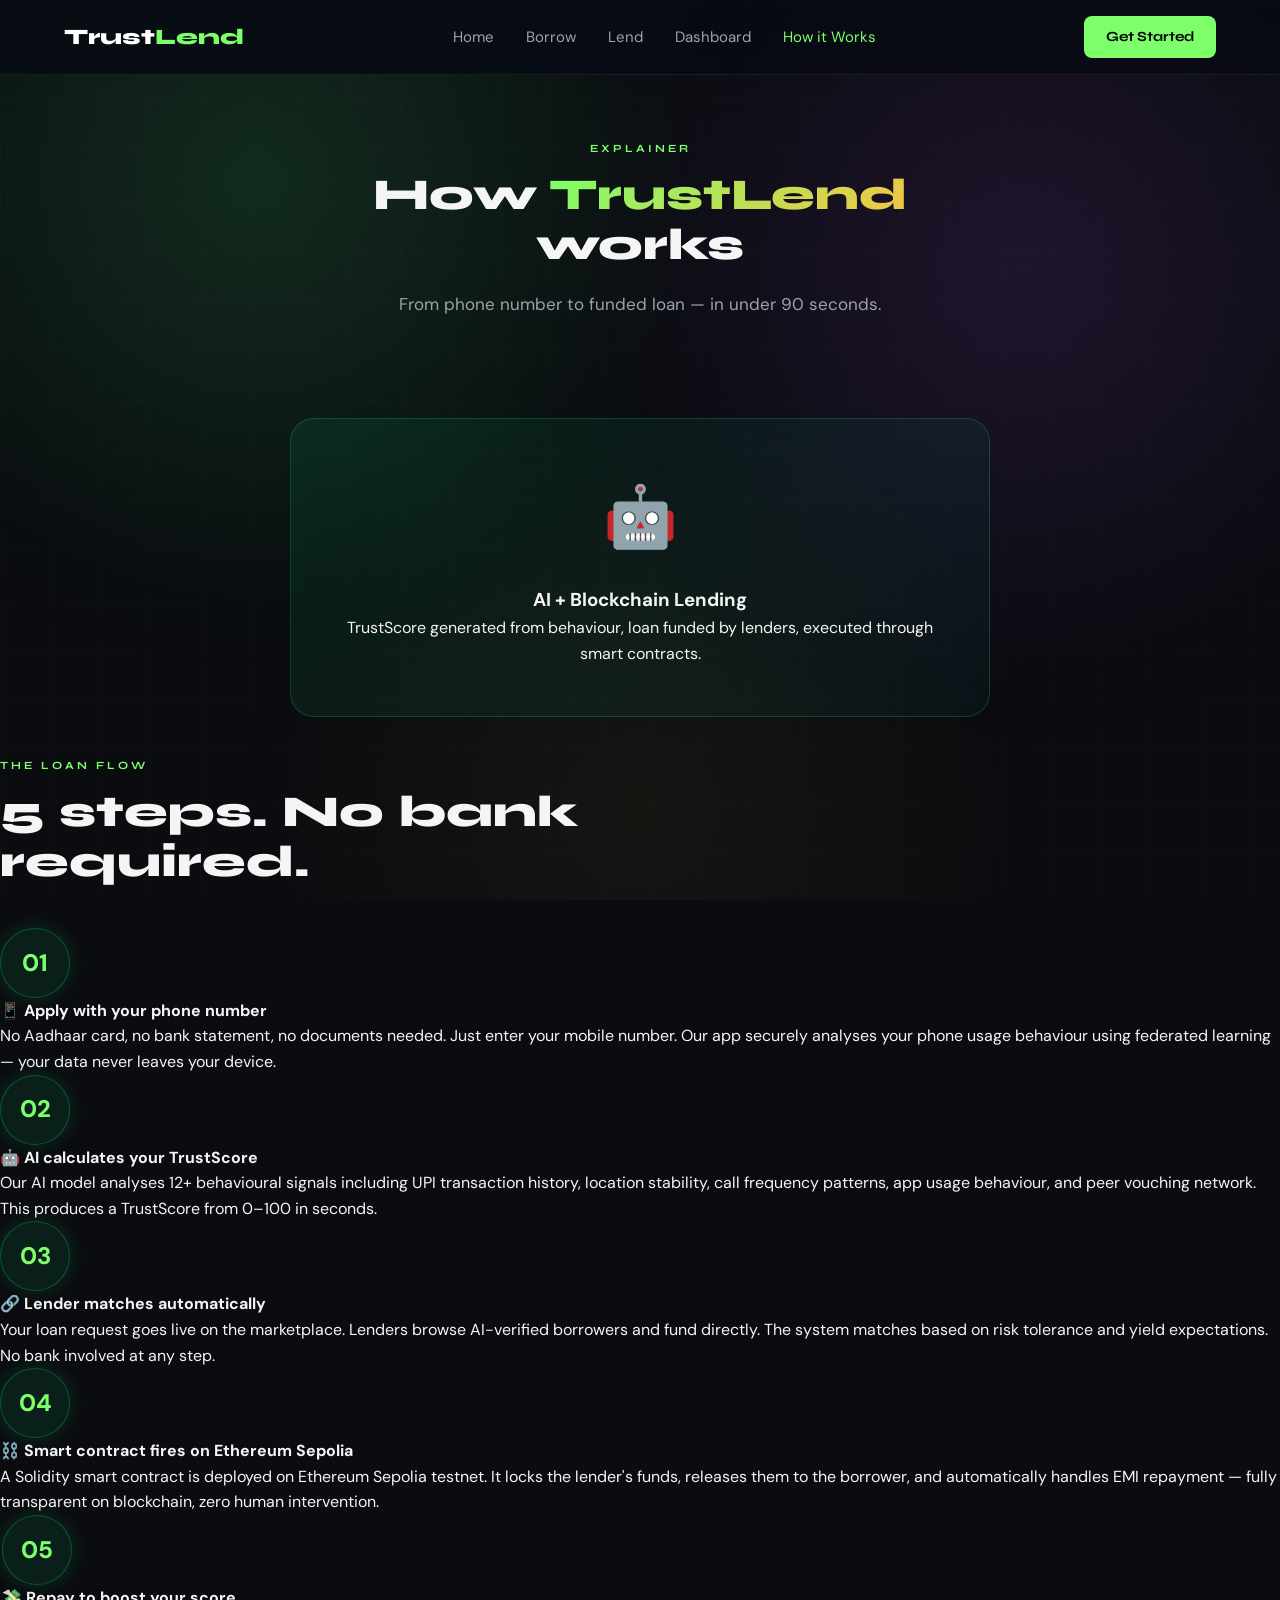
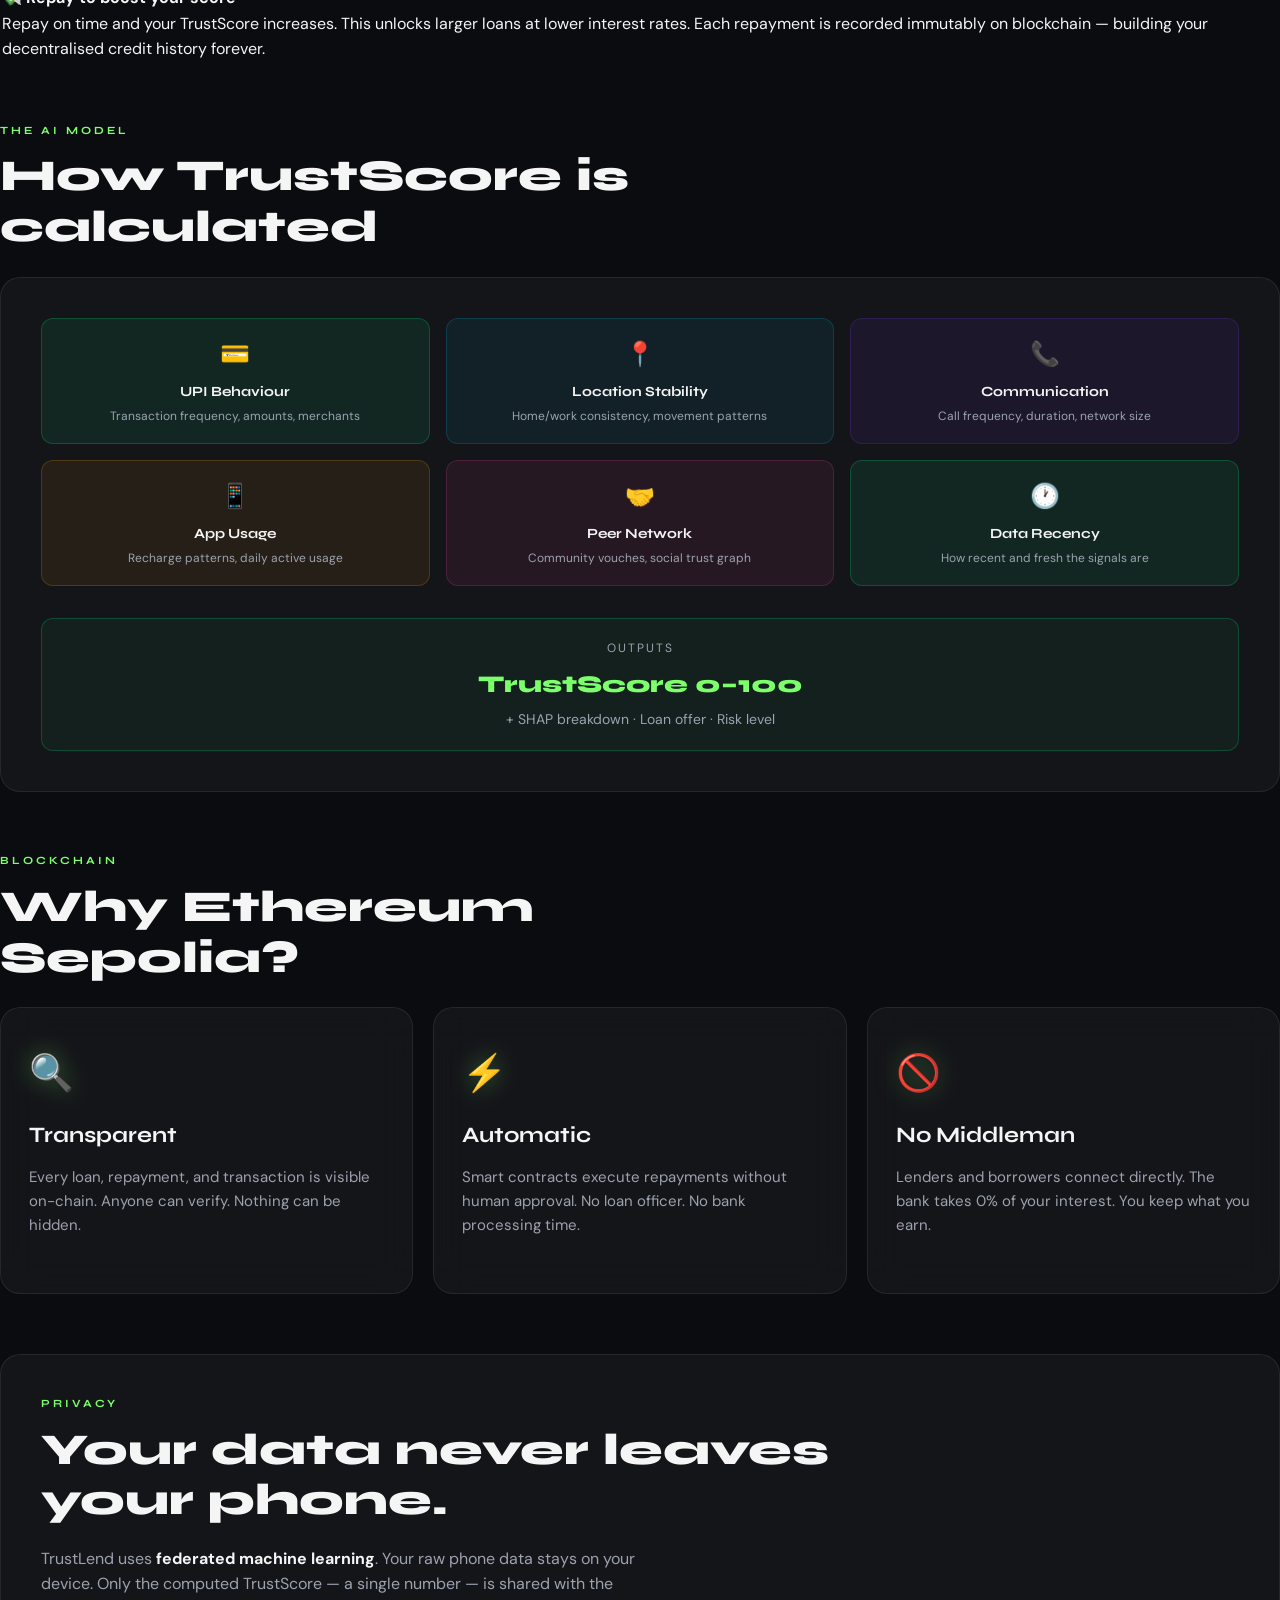
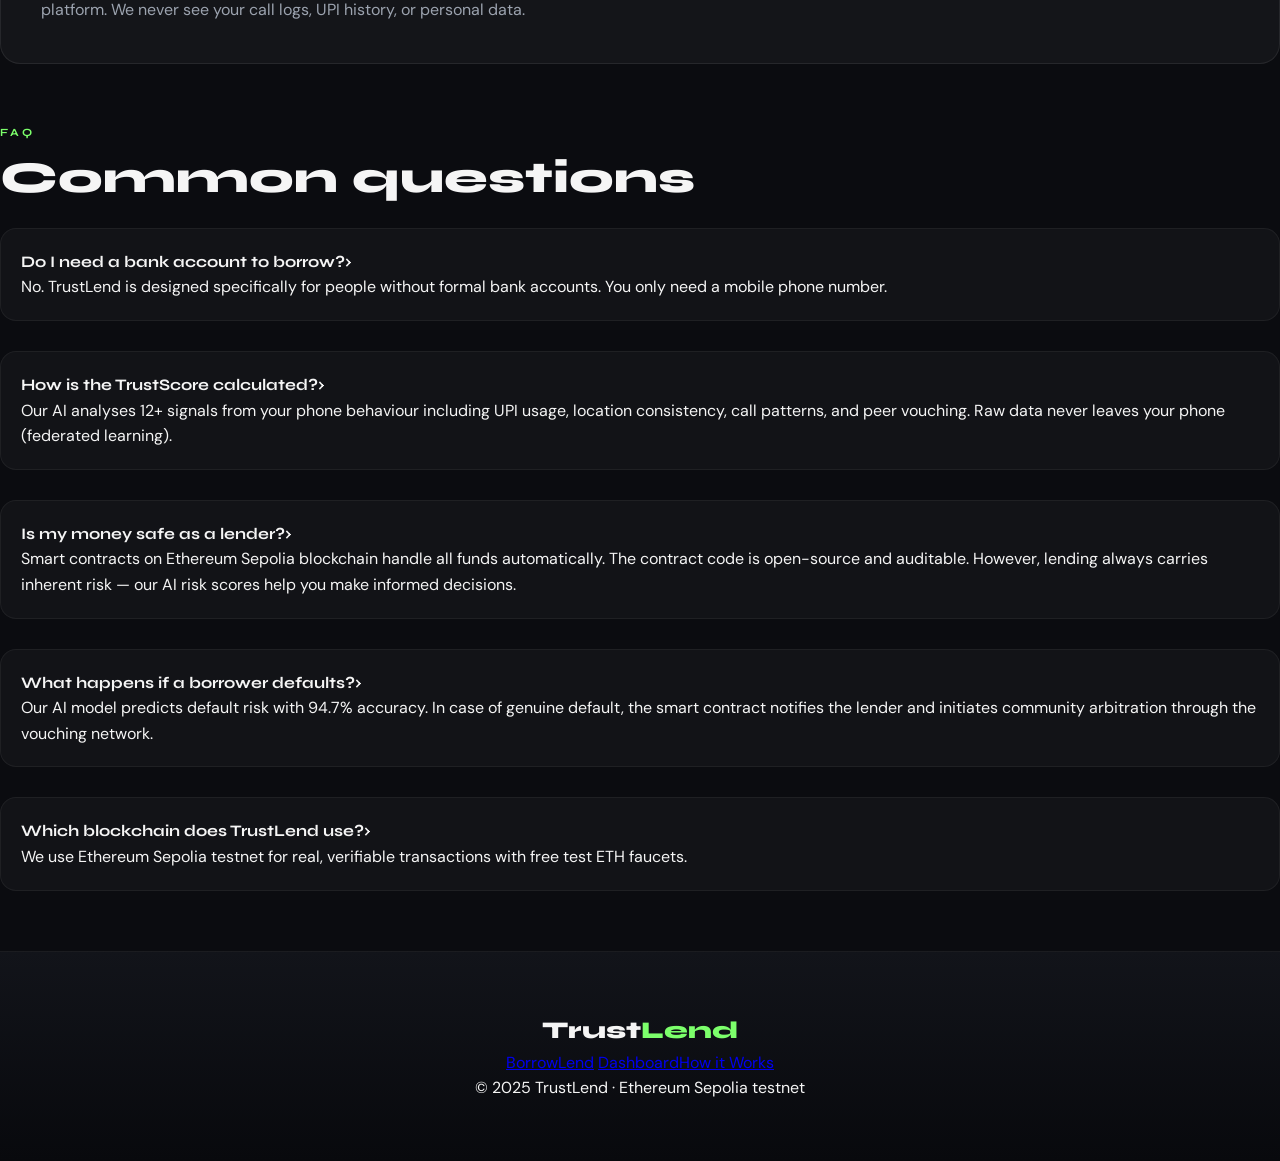
<file: frontend/how-it-works.html>
<!DOCTYPE html>
<html lang="en">
<head>
<meta charset="UTF-8"/><meta name="viewport" content="width=device-width, initial-scale=1.0"/>
<title>How it Works — TrustLend</title>
<link rel="preconnect" href="https://fonts.googleapis.com"/>
<link href="https://fonts.googleapis.com/css2?family=Syne:wght@400;600;700;800&family=DM+Sans:wght@300;400;500&display=swap" rel="stylesheet"/>
<link rel="stylesheet" href="styles/main.css"/>
</head>
<body>
  <div class="hero-bg"></div>
<nav class="navbar" id="navbar">
  <div class="nav-inner">
    <a href="index.html" class="logo">Trust<span>Lend</span></a>
    <ul class="nav-links">
      <li><a href="index.html">Home</a></li>
      <li><a href="borrow.html">Borrow</a></li>
      <li><a href="lend.html">Lend</a></li>
      <li><a href="dashboard.html">Dashboard</a></li>
      <li><a href="how-it-works.html" class="active">How it Works</a></li>
    </ul>
    <a href="borrow.html" class="btn-primary">Get Started</a>
    <button class="hamburger" id="ham">☰</button>
  </div>
</nav>

<div class="page-header">
  <div class="section-label">EXPLAINER</div>
  <h1 class="section-title">How <span class="gradient-text">TrustLend</span> works</h1>
  <p style="color:var(--muted);font-size:17px;">From phone number to funded loan — in under 90 seconds.</p>
</div>
<div class="how-hero-card">
    <div class="how-icon">🤖</div>
    <h3>AI + Blockchain Lending</h3>
    <p>
        TrustScore generated from behaviour,
        loan funded by lenders,
        executed through smart contracts.
    </p>
</div>
<div class="hiw-container">
  <!-- 5 Steps -->
  <div class="section-label">THE LOAN FLOW</div>
  <h2 class="section-title" style="margin-bottom:40px;">5 steps. No bank required.</h2>
  <div class="steps-flow">
    <div class="step-flow-item">
      <div class="step-flow-num">01</div>
      <div class="step-flow-text">
        <h4>📱 Apply with your phone number</h4>
        <p>No Aadhaar card, no bank statement, no documents needed. Just enter your mobile number. Our app securely analyses your phone usage behaviour using federated learning — your data never leaves your device.</p>
      </div>
    </div>
    <div class="step-flow-item">
      <div class="step-flow-num">02</div>
      <div class="step-flow-text">
        <h4>🤖 AI calculates your TrustScore</h4>
        <p>Our AI model analyses 12+ behavioural signals including UPI transaction history, location stability, call frequency patterns, app usage behaviour, and peer vouching network. This produces a TrustScore from 0–100 in seconds.</p>
      </div>
    </div>
    <div class="step-flow-item">
      <div class="step-flow-num">03</div>
      <div class="step-flow-text">
        <h4>🔗 Lender matches automatically</h4>
        <p>Your loan request goes live on the marketplace. Lenders browse AI-verified borrowers and fund directly. The system matches based on risk tolerance and yield expectations. No bank involved at any step.</p>
      </div>
    </div>
    <div class="step-flow-item">
      <div class="step-flow-num">04</div>
      <div class="step-flow-text">
        <h4>⛓️ Smart contract fires on Ethereum Sepolia</h4>
        <p>A Solidity smart contract is deployed on Ethereum Sepolia testnet. It locks the lender's funds, releases them to the borrower, and automatically handles EMI repayment — fully transparent on blockchain, zero human intervention.</p>
      </div>
    </div>
    <div class="step-flow-item" style="border-left:2px solid transparent;">
      <div class="step-flow-num">05</div>
      <div class="step-flow-text">
        <h4>💸 Repay to boost your score</h4>
        <p>Repay on time and your TrustScore increases. This unlocks larger loans at lower interest rates. Each repayment is recorded immutably on blockchain — building your decentralised credit history forever.</p>
      </div>
    </div>
  </div>

  <!-- AI Model Diagram -->
  <div style="margin:60px 0;">
    <div class="section-label">THE AI MODEL</div>
    <h2 class="section-title">How TrustScore is calculated</h2>
    <div style="background:var(--card);border:1px solid var(--border);border-radius:var(--radius);padding:40px;margin-top:24px;">
      <div style="display:grid;grid-template-columns:repeat(3,1fr);gap:16px;margin-bottom:32px;">
        <div style="background:rgba(0,255,136,0.08);border:1px solid rgba(0,255,136,0.2);border-radius:12px;padding:16px;text-align:center;">
          <div style="font-size:24px;margin-bottom:8px;">💳</div>
          <div style="font-family:var(--font-head);font-weight:700;font-size:14px;">UPI Behaviour</div>
          <div style="color:var(--muted);font-size:12px;margin-top:4px;">Transaction frequency, amounts, merchants</div>
        </div>
        <div style="background:rgba(0,180,216,0.08);border:1px solid rgba(0,180,216,0.2);border-radius:12px;padding:16px;text-align:center;">
          <div style="font-size:24px;margin-bottom:8px;">📍</div>
          <div style="font-family:var(--font-head);font-weight:700;font-size:14px;">Location Stability</div>
          <div style="color:var(--muted);font-size:12px;margin-top:4px;">Home/work consistency, movement patterns</div>
        </div>
        <div style="background:rgba(124,58,237,0.08);border:1px solid rgba(124,58,237,0.2);border-radius:12px;padding:16px;text-align:center;">
          <div style="font-size:24px;margin-bottom:8px;">📞</div>
          <div style="font-family:var(--font-head);font-weight:700;font-size:14px;">Communication</div>
          <div style="color:var(--muted);font-size:12px;margin-top:4px;">Call frequency, duration, network size</div>
        </div>
        <div style="background:rgba(245,158,11,0.08);border:1px solid rgba(245,158,11,0.2);border-radius:12px;padding:16px;text-align:center;">
          <div style="font-size:24px;margin-bottom:8px;">📱</div>
          <div style="font-family:var(--font-head);font-weight:700;font-size:14px;">App Usage</div>
          <div style="color:var(--muted);font-size:12px;margin-top:4px;">Recharge patterns, daily active usage</div>
        </div>
        <div style="background:rgba(236,72,153,0.08);border:1px solid rgba(236,72,153,0.2);border-radius:12px;padding:16px;text-align:center;">
          <div style="font-size:24px;margin-bottom:8px;">🤝</div>
          <div style="font-family:var(--font-head);font-weight:700;font-size:14px;">Peer Network</div>
          <div style="color:var(--muted);font-size:12px;margin-top:4px;">Community vouches, social trust graph</div>
        </div>
        <div style="background:rgba(0,255,136,0.08);border:1px solid rgba(0,255,136,0.2);border-radius:12px;padding:16px;text-align:center;">
          <div style="font-size:24px;margin-bottom:8px;">🕐</div>
          <div style="font-family:var(--font-head);font-weight:700;font-size:14px;">Data Recency</div>
          <div style="color:var(--muted);font-size:12px;margin-top:4px;">How recent and fresh the signals are</div>
        </div>
      </div>
      <div style="text-align:center;padding:20px;background:rgba(0,255,136,0.05);border-radius:12px;border:1px solid rgba(0,255,136,0.2);">
        <div style="font-size:12px;color:var(--muted);letter-spacing:2px;margin-bottom:8px;">OUTPUTS</div>
        <div style="font-family:var(--font-head);font-size:24px;font-weight:800;color:var(--green);">TrustScore 0–100</div>
        <div style="color:var(--muted);font-size:14px;margin-top:4px;">+ SHAP breakdown · Loan offer · Risk level</div>
      </div>
    </div>
  </div>

  <!-- Why Blockchain -->
  <div style="margin:60px 0;">
    <div class="section-label">BLOCKCHAIN</div>
    <h2 class="section-title">Why Ethereum Sepolia?</h2>
    <div style="display:grid;grid-template-columns:repeat(3,1fr);gap:20px;margin-top:24px;">
      <div class="card"><div class="card-icon">🔍</div><h3>Transparent</h3><p>Every loan, repayment, and transaction is visible on-chain. Anyone can verify. Nothing can be hidden.</p></div>
      <div class="card"><div class="card-icon">⚡</div><h3>Automatic</h3><p>Smart contracts execute repayments without human approval. No loan officer. No bank processing time.</p></div>
      <div class="card"><div class="card-icon">🚫</div><h3>No Middleman</h3><p>Lenders and borrowers connect directly. The bank takes 0% of your interest. You keep what you earn.</p></div>
    </div>
  </div>

  <!-- Privacy -->
  <div style="margin:60px 0;background:var(--card);border:1px solid var(--border);border-radius:var(--radius);padding:40px;">
    <div class="section-label">PRIVACY</div>
    <h2 class="section-title">Your data never leaves your phone.</h2>
    <p style="color:var(--muted);font-size:16px;max-width:600px;">TrustLend uses <strong style="color:var(--text);">federated machine learning</strong>. Your raw phone data stays on your device. Only the computed TrustScore — a single number — is shared with the platform. We never see your call logs, UPI history, or personal data.</p>
  </div>

  <!-- FAQ -->
  <div style="margin:60px 0;">
    <div class="section-label">FAQ</div>
    <h2 class="section-title">Common questions</h2>
    <div style="margin-top:24px;" id="faqList"></div>
  </div>
</div>

<footer class="footer">
  <div class="footer-inner">
    <div class="footer-logo">Trust<span>Lend</span></div>
    <div class="footer-links">
      <a href="borrow.html">Borrow</a><a href="lend.html">Lend</a>
      <a href="dashboard.html">Dashboard</a><a href="how-it-works.html">How it Works</a>
    </div>
    <p class="footer-copy">© 2025 TrustLend · Ethereum Sepolia testnet</p>
  </div>
</footer>

<script src="scripts/main.js"></script>
<script>
const faqs = [
  {q:'Do I need a bank account to borrow?', a:'No. TrustLend is designed specifically for people without formal bank accounts. You only need a mobile phone number.'},
  {q:'How is the TrustScore calculated?', a:'Our AI analyses 12+ signals from your phone behaviour including UPI usage, location consistency, call patterns, and peer vouching. Raw data never leaves your phone (federated learning).'},
  {q:'Is my money safe as a lender?', a:'Smart contracts on Ethereum Sepolia blockchain handle all funds automatically. The contract code is open-source and auditable. However, lending always carries inherent risk — our AI risk scores help you make informed decisions.'},
  {q:'What happens if a borrower defaults?', a:'Our AI model predicts default risk with 94.7% accuracy. In case of genuine default, the smart contract notifies the lender and initiates community arbitration through the vouching network.'},
  {q:'Which blockchain does TrustLend use?', a:'We use Ethereum Sepolia testnet for real, verifiable transactions with free test ETH faucets.'},
];

const faqList = document.getElementById('faqList');
faqs.forEach(f => {
  const item = document.createElement('div');
  item.className = 'faq-item';
  item.innerHTML = `<div class="faq-q">${f.q}<span id="arr">›</span></div><div class="faq-a">${f.a}</div>`;
  item.addEventListener('click', () => {
    const isOpen = item.classList.contains('open');
    document.querySelectorAll('.faq-item').forEach(i => i.classList.remove('open'));
    if(!isOpen) item.classList.add('open');
  });
  faqList.appendChild(item);
});
</script>
</body>
</html>
</file>
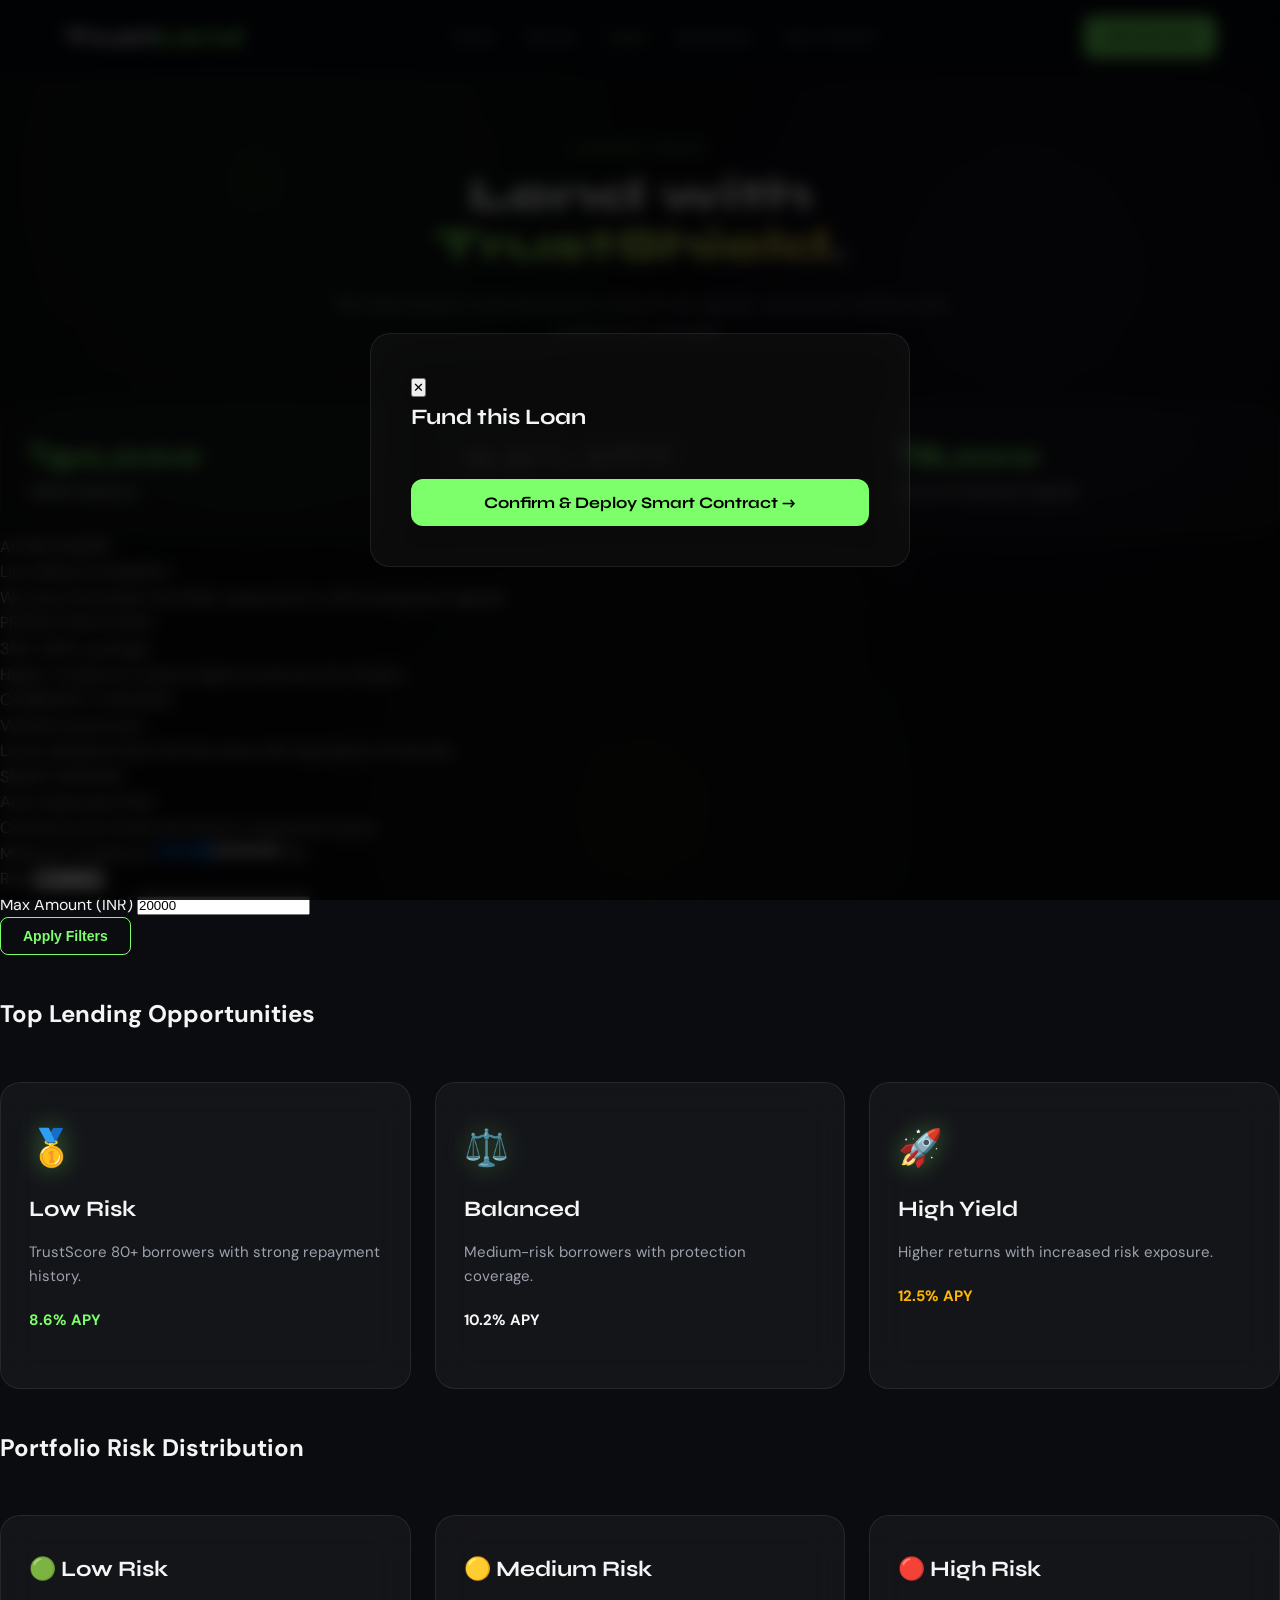
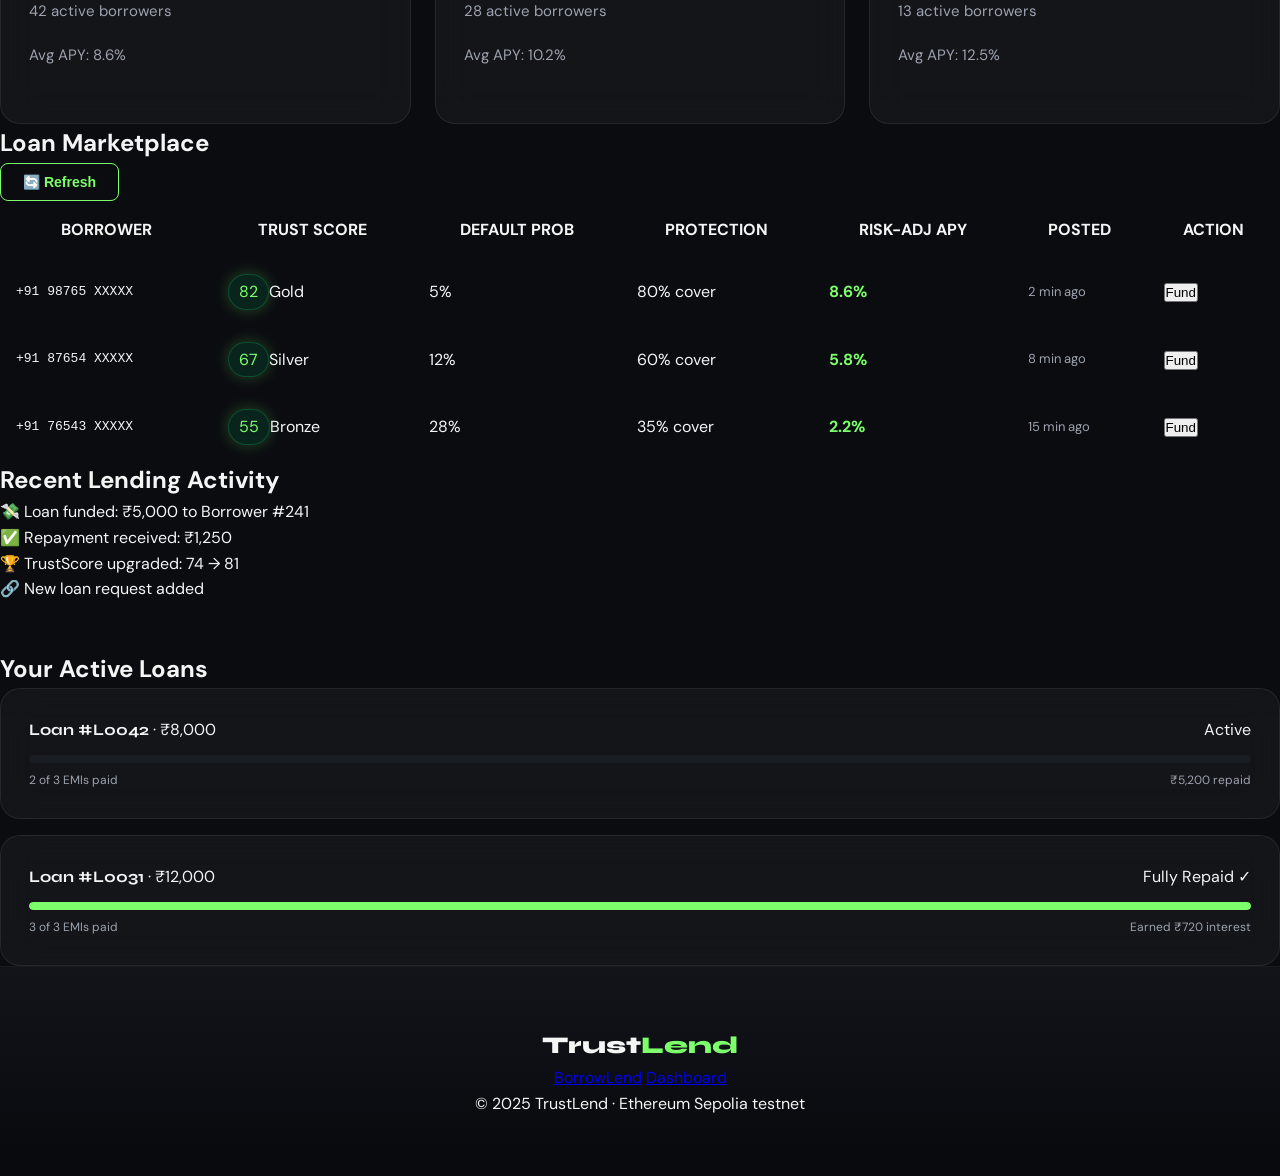
<file: frontend/lend.html>
<!DOCTYPE html>
<html lang="en">
<head>
<meta charset="UTF-8"/><meta name="viewport" content="width=device-width, initial-scale=1.0"/>
<title>Lend — TrustLend</title>
<link rel="preconnect" href="https://fonts.googleapis.com"/>
<link href="https://fonts.googleapis.com/css2?family=Syne:wght@400;600;700;800&family=DM+Sans:wght@300;400;500&display=swap" rel="stylesheet"/>
<link rel="stylesheet" href="styles/main.css"/>
</head>
<body>
<nav class="navbar" id="navbar">
  <div class="nav-inner">
    <a href="index.html" class="logo">Trust<span>Lend</span></a>
    <ul class="nav-links">
      <li><a href="index.html">Home</a></li>
      <li><a href="borrow.html">Borrow</a></li>
      <li><a href="lend.html" class="active">Lend</a></li>
      <li><a href="dashboard.html">Dashboard</a></li>
      <li><a href="how-it-works.html">How it Works</a></li>
    </ul>
    <a href="borrow.html" class="btn-primary">Get Started</a>
    <button class="hamburger" id="ham">☰</button>
  </div>
</nav>

<div class="page-header">
  <div class="section-label">LENDER TRUST</div>
  <h1 class="section-title">Lend with <span class="gradient-text">TrustShield</span>.</h1>
  <p style="color:var(--muted);font-size:17px;">We help lenders trust borrowers using AI risk signals, repayment history, and protection coverage.</p>
</div>

<div class="lend-container">
  <!-- Wallet Cards -->
  <div class="wallet-row">
    <div class="wallet-card">
      <div class="wval">₹50,000</div>
      <div class="wlbl">Wallet Balance</div>
    </div>
    <div class="wallet-card">
      <div class="wval" style="color:var(--blue);">9.6% APY</div>
      <div class="wlbl">Risk-Adjusted Yield</div>
    </div>
    <div class="wallet-card">
      <div class="wval">₹8,200</div>
      <div class="wlbl">Active Protected Capital</div>
    </div>
  </div>

  <!-- Lender Trust Shield -->
  <div class="trustshield-grid">
    <div class="trustshield-card">
      <div class="ts-label">AI RISK ENGINE</div>
      <div class="ts-value">Live default probability</div>
      <div class="ts-sub">We show the lender how likely repayment is, with transparent signals.</div>
    </div>
    <div class="trustshield-card">
      <div class="ts-label">PROTECTION COVER</div>
      <div class="ts-value">35%–80% coverage</div>
      <div class="ts-sub">Higher TrustScore unlocks higher protection for lenders.</div>
    </div>
    <div class="trustshield-card">
      <div class="ts-label">COMMUNITY VOUCHES</div>
      <div class="ts-value">Verified social trust</div>
      <div class="ts-sub">Local validators back the borrower with reputation on the line.</div>
    </div>
    <div class="trustshield-card">
      <div class="ts-label">SMART ESCROW</div>
      <div class="ts-value">Auto repayment flow</div>
      <div class="ts-sub">Contracts lock funds and enforce repayment terms.</div>
    </div>
  </div>

  <!-- Filters -->
  <div class="filter-bar">
    <div class="filter-item">
      <label>Minimum TrustScore</label>
      <input type="range" min="50" max="90" value="65" id="minScore"/>
      <span id="minScoreVal">65</span>
    </div>
    <div class="filter-item">
      <label>Risk</label>
      <select id="riskFilter">
        <option value="all">All</option>
        <option value="low">Low</option>
        <option value="medium">Medium</option>
        <option value="high">High</option>
      </select>
    </div>
    <div class="filter-item">
      <label>Max Amount (INR)</label>
      <input type="number" id="maxAmount" value="20000" min="1000" step="1000"/>
    </div>
    <button class="btn-outline" onclick="applyFilters()">Apply Filters</button>
  </div>

  <!-- Top Opportunities -->
<div style="margin:40px 0;">
  <div class="section-head">
    <h2>Top Lending Opportunities</h2>
  </div>

  <div class="cards-grid">
    <div class="card">
      <div class="card-icon">🥇</div>
      <h3>Low Risk</h3>
      <p>TrustScore 80+ borrowers with strong repayment history.</p>
      <p style="color:var(--green);font-weight:700;">8.6% APY</p>
    </div>

    <div class="card">
      <div class="card-icon">⚖️</div>
      <h3>Balanced</h3>
      <p>Medium-risk borrowers with protection coverage.</p>
      <p style="color:var(--blue);font-weight:700;">10.2% APY</p>
    </div>

    <div class="card">
      <div class="card-icon">🚀</div>
      <h3>High Yield</h3>
      <p>Higher returns with increased risk exposure.</p>
      <p style="color:#ffb703;font-weight:700;">12.5% APY</p>
    </div>
  </div>
</div>

<div class="section-head">
  <h2>Portfolio Risk Distribution</h2>
</div>

<div class="cards-grid">
  <div class="card">
    <h3>🟢 Low Risk</h3>
    <p>42 active borrowers</p>
    <p>Avg APY: 8.6%</p>
  </div>

  <div class="card">
    <h3>🟡 Medium Risk</h3>
    <p>28 active borrowers</p>
    <p>Avg APY: 10.2%</p>
  </div>

  <div class="card">
    <h3>🔴 High Risk</h3>
    <p>13 active borrowers</p>
    <p>Avg APY: 12.5%</p>
  </div>
</div>

  <!-- Marketplace Table -->
  <div class="section-head">
    <h2>Loan Marketplace</h2>
    <button class="btn-outline" onclick="loadMarketplace()">🔄 Refresh</button>
  </div>
  <div class="table-wrap">
    <table class="marketplace-table" id="marketTable">
      <thead>
        <tr>
          <th>BORROWER</th>
          <th>TRUST SCORE</th>
          <th>DEFAULT PROB</th>
          <th>PROTECTION</th>
          <th>RISK-ADJ APY</th>
          <th>POSTED</th>
          <th>ACTION</th>
        </tr>
      </thead>
      <tbody id="marketBody">
        <tr><td colspan="7" style="text-align:center;padding:40px;color:var(--muted);">Loading...</td></tr>
      </tbody>
    </table>
  </div>

  <div class="section-head">
  <h2>Recent Lending Activity</h2>
</div>

<div class="activity-feed">
  <div class="activity-item">💸 Loan funded: ₹5,000 to Borrower #241</div>
  <div class="activity-item">✅ Repayment received: ₹1,250</div>
  <div class="activity-item">🏆 TrustScore upgraded: 74 → 81</div>
  <div class="activity-item">🔗 New loan request added</div>
</div>

  <!-- Active Loans -->
  <div style="margin-top:48px;">
    <div class="section-head">
      <h2>Your Active Loans</h2>
    </div>
    <div style="display:flex;flex-direction:column;gap:16px;" id="activeLoans">
      <div class="dash-card">
        <div style="display:flex;justify-content:space-between;align-items:center;margin-bottom:12px;">
          <div><span style="font-family:var(--font-head);font-weight:700;">Loan #L0042</span> · ₹8,000</div>
          <span class="status-active">Active</span>
        </div>
        <div style="background:var(--bg3);border-radius:100px;height:8px;overflow:hidden;">
          <div style="background:linear-gradient(90deg,var(--green),var(--blue));width:65%;height:100%;border-radius:100px;"></div>
        </div>
        <div style="display:flex;justify-content:space-between;margin-top:8px;font-size:12px;color:var(--muted);">
          <span>2 of 3 EMIs paid</span><span>₹5,200 repaid</span>
        </div>
      </div>
      <div class="dash-card">
        <div style="display:flex;justify-content:space-between;align-items:center;margin-bottom:12px;">
          <div><span style="font-family:var(--font-head);font-weight:700;">Loan #L0031</span> · ₹12,000</div>
          <span class="status-repaid">Fully Repaid ✓</span>
        </div>
        <div style="background:var(--bg3);border-radius:100px;height:8px;overflow:hidden;">
          <div style="background:var(--green);width:100%;height:100%;border-radius:100px;"></div>
        </div>
        <div style="display:flex;justify-content:space-between;margin-top:8px;font-size:12px;color:var(--muted);">
          <span>3 of 3 EMIs paid</span><span>Earned ₹720 interest</span>
        </div>
      </div>
    </div>
  </div>
</div>

<!-- Fund Modal -->
<div class="modal-overlay" id="fundModal">
  <div class="modal-box">
    <button class="modal-close" onclick="closeModal()">✕</button>
    <h3 style="font-family:var(--font-head);font-size:22px;margin-bottom:20px;">Fund this Loan</h3>
    <div id="modalContent"></div>
    <button class="btn-primary btn-large" style="width:100%;margin-top:24px;text-align:center;" onclick="confirmFund()">
      Confirm & Deploy Smart Contract →
    </button>
  </div>
</div>

<footer class="footer">
  <div class="footer-inner">
    <div class="footer-logo">Trust<span>Lend</span></div>
    <div class="footer-links">
      <a href="borrow.html">Borrow</a><a href="lend.html">Lend</a>
      <a href="dashboard.html">Dashboard</a>
    </div>
    <p class="footer-copy">© 2025 TrustLend · Ethereum Sepolia testnet</p>
  </div>
</footer>

<script src="scripts/main.js"></script>
<script>
const API = 'http://localhost:8000';
let selectedLoan = null;
let allLoans = [];

const demoLoans = [
  {loan_id:'L001',borrower_phone:'+91 98765 XXXXX',trust_score:82,amount:8000,interest_rate:6,risk:'Low',posted:'2 min ago',default_prob:0.05,protection_percent:80,risk_adjusted_apy:8.6,community_vouches:6,repayment_rate:97.5,trust_tier:'Gold',ai_flags:['Stable income pattern','Low EMI-to-income ratio']},
  {loan_id:'L002',borrower_phone:'+91 87654 XXXXX',trust_score:67,amount:15000,interest_rate:9,risk:'Medium',posted:'8 min ago',default_prob:0.12,protection_percent:60,risk_adjusted_apy:5.8,community_vouches:4,repayment_rate:93.0,trust_tier:'Silver',ai_flags:['Consistent repayment behavior','Good residence stability']},
  {loan_id:'L003',borrower_phone:'+91 76543 XXXXX',trust_score:55,amount:5000,interest_rate:12,risk:'High',posted:'15 min ago',default_prob:0.28,protection_percent:35,risk_adjusted_apy:2.2,community_vouches:3,repayment_rate:86.0,trust_tier:'Bronze',ai_flags:['High EMI-to-income ratio','Irregular expense pattern']},
];

function timeSince(iso) {
  if (!iso) return 'just now';
  const diff = Math.floor((Date.now() - new Date(iso).getTime()) / 60000);
  if (diff < 1) return 'just now';
  if (diff < 60) return `${diff} min ago`;
  const hrs = Math.floor(diff / 60);
  return `${hrs} hr ago`;
}

function renderMarket(loans) {
  const tbody = document.getElementById('marketBody');
  if (!loans.length) {
    tbody.innerHTML = '<tr><td colspan="7" style="text-align:center;padding:40px;color:var(--muted);">No loans match your filters.</td></tr>';
    return;
  }
  tbody.innerHTML = loans.map(l => {
    const borrower = l.borrower || l.borrower_phone || 'Unknown';
    const defaultProb = Math.round((l.default_prob || 0.12) * 100);
    const protection = l.protection_percent ?? 50;
    const riskAdj = l.risk_adjusted_apy ?? l.interest_rate ?? 8.0;
    const posted = l.posted || timeSince(l.created_at);
    return `
      <tr>
        <td style="font-family:monospace;font-size:13px;">${borrower}</td>
        <td><span class="trust-badge">${l.trust_score || 0}</span><span class="tier-badge">${l.trust_tier || ''}</span></td>
        <td><span class="risk-${(l.risk || 'Medium').toLowerCase()}">${defaultProb}%</span></td>
        <td><span class="protect-badge">${protection}% cover</span></td>
        <td style="color:var(--green);font-weight:700;">${riskAdj}%</td>
        <td style="color:var(--muted);font-size:13px;">${posted}</td>
        <td><button class="fund-btn" onclick="openFund(${JSON.stringify(l).replace(/"/g,'&quot;')})">Fund</button></td>
      </tr>`;
  }).join('');
}

async function loadMarketplace() {
  let loans = demoLoans;
  try {
    const res = await fetch(`${API}/api/loans/marketplace`);
    const data = await res.json();
    loans = Array.isArray(data) ? data : data.loans;
  } catch(e) {}
  allLoans = loans || [];
  renderMarket(allLoans);
}

function applyFilters() {
  const minScore = parseInt(document.getElementById('minScore').value, 10);
  const risk = document.getElementById('riskFilter').value;
  const maxAmount = parseInt(document.getElementById('maxAmount').value || '999999', 10);
  document.getElementById('minScoreVal').textContent = minScore;

  const filtered = allLoans.filter(l => {
    const score = l.trust_score || 0;
    const amount = l.amount || 0;
    const riskVal = (l.risk || '').toLowerCase();
    return score >= minScore && amount <= maxAmount && (risk === 'all' || riskVal === risk);
  });
  renderMarket(filtered);
}

document.getElementById('minScore').addEventListener('input', applyFilters);

document.getElementById('riskFilter').addEventListener('change', applyFilters);

document.getElementById('maxAmount').addEventListener('input', applyFilters);

function openFund(loan) {
  selectedLoan = loan;
  const borrower = loan.borrower || loan.borrower_phone || 'Unknown';
  const defaultProb = Math.round((loan.default_prob || 0.12) * 100);
  const protection = loan.protection_percent ?? 50;
  const riskAdj = loan.risk_adjusted_apy ?? loan.interest_rate ?? 8.0;
  const flags = loan.ai_flags || [];

  document.getElementById('modalContent').innerHTML = `
    <div style="background:var(--bg2);border-radius:12px;padding:20px;margin-bottom:16px;">
      <div style="display:grid;grid-template-columns:1fr 1fr;gap:16px;">
        <div><div style="color:var(--muted);font-size:12px;">BORROWER</div><div style="font-family:monospace;margin-top:4px;">${borrower}</div></div>
        <div><div style="color:var(--muted);font-size:12px;">TRUST SCORE</div><div style="color:var(--green);font-family:var(--font-head);font-weight:800;font-size:24px;margin-top:4px;">${loan.trust_score}</div></div>
        <div><div style="color:var(--muted);font-size:12px;">AMOUNT</div><div style="font-family:var(--font-head);font-weight:700;font-size:20px;margin-top:4px;">₹${loan.amount.toLocaleString('en-IN')}</div></div>
        <div><div style="color:var(--muted);font-size:12px;">RISK-ADJ APY</div><div style="color:var(--blue);font-weight:700;font-size:20px;margin-top:4px;">${riskAdj}%</div></div>
      </div>
    </div>
    <div class="modal-grid">
      <div><div class="modal-label">Default Probability</div><div class="modal-val">${defaultProb}%</div></div>
      <div><div class="modal-label">Protection Cover</div><div class="modal-val">${protection}%</div></div>
      <div><div class="modal-label">Repayment Rate</div><div class="modal-val">${loan.repayment_rate || 92}%</div></div>
      <div><div class="modal-label">Community Vouches</div><div class="modal-val">${loan.community_vouches || 4}</div></div>
    </div>
    <div class="modal-flags">
      <div class="modal-label">AI Reasoning</div>
      ${(flags.length ? flags : ['Stable income pattern','Low EMI-to-income ratio']).map(f => `<span class="flag-pill">${f}</span>`).join('')}
    </div>
    <p style="color:var(--muted);font-size:14px;">Funds are locked in escrow. Repayments auto-enforced by smart contract.</p>`;
  document.getElementById('fundModal').classList.add('open');
}

function closeModal() {
  document.getElementById('fundModal').classList.remove('open');
}

async function confirmFund() {
  closeModal();
  try {
    const res = await fetch(`${API}/api/loans/fund`, {
      method:'POST', headers:{'Content-Type':'application/json'},
      body: JSON.stringify({loan_id: selectedLoan.loan_id || selectedLoan.id, amount: selectedLoan.amount, lender_phone: '+91 99999 00000'})
    });
    const data = await res.json();
    toast(`✅ Funded! Txn: ${data.loan?.fund_txn_hash?.slice(0,12) || 'pending'}...`);
  } catch(e) {
    toast('✅ Funded! Smart contract deployed on Ethereum Sepolia.');
  }
  loadMarketplace();
}

loadMarketplace();
</script>
</body>
</html>
</file>
<file: frontend/styles/main.css>
/* ============================
   TrustLend — Main Stylesheet
   Aesthetic: Dark fintech, neon-green accents, Syne font
   ============================ */

:root {
  --bg: #0b0c10;
  --bg2: #12141a;
  --bg3: #1a1d24;

  --card: rgba(255,255,255,0.04);
  --border: rgba(255,255,255,0.08);

  --green: #7cff6b;
  --gold: #f4c542;
  --purple: #a855f7;

  --text: #f5f5f5;
  --muted: #9ca3af;
  --white: #ffffff;

  --danger: #ef4444;
  --warn: #f59e0b;

  --font-head: 'Syne', sans-serif;
  --font-body: 'DM Sans', sans-serif;

  --radius: 20px;

  --shadow:
    0 10px 40px rgba(124,255,107,0.08),
    0 0 20px rgba(244,197,66,0.04);
}

*{
  margin:0;
  padding:0;
  box-sizing:border-box;
}

html{
  scroll-behavior:smooth;
}

body{
  background:var(--bg);
  color:var(--text);
  font-family:var(--font-body);
  font-size:16px;
  line-height:1.6;
  overflow-x:hidden;
  position:relative;
}

body::before{
  content:'';
  position:fixed;
  inset:0;
  z-index:-2;

  background:
  radial-gradient(circle at 20% 20%, rgba(124,255,107,.08), transparent 35%),
  radial-gradient(circle at 80% 30%, rgba(168,85,247,.08), transparent 35%),
  radial-gradient(circle at 50% 90%, rgba(244,197,66,.05), transparent 40%);
}

body::after{
  content:'';
  position:fixed;
  inset:0;
  z-index:-1;

  background-image:
    linear-gradient(rgba(255,255,255,.015) 1px, transparent 1px),
    linear-gradient(90deg, rgba(255,255,255,.015) 1px, transparent 1px);

  background-size:50px 50px;
}

/* ---- NAVBAR ---- */

.navbar{
  position:fixed;
  top:0;
  left:0;
  right:0;
  z-index:999;

  background:rgba(8,11,20,0.92);
  backdrop-filter:blur(16px);

  border-bottom:1px solid var(--border);
  transition:all .3s;
}

.navbar.scrolled{
  background:rgba(8,11,20,.98);
  box-shadow:0 10px 40px rgba(0,0,0,.4);
}

.nav-inner{
  max-width:1200px;
  margin:0 auto;

  display:flex;
  align-items:center;
  justify-content:space-between;

  padding:16px 24px;
}

.logo{
  font-family:var(--font-head);
  font-size:22px;
  font-weight:800;

  color:var(--white);
  text-decoration:none;
}

.logo span{
  color:var(--green);
}

.nav-links{
  display:flex;
  gap:32px;
  list-style:none;
}

.nav-links a{
  color:var(--muted);
  text-decoration:none;
  font-size:15px;
  transition:.25s;
}

.nav-links a:hover,
.nav-links a.active{
  color:var(--green);
}

.hamburger{
  display:none;
  background:none;
  border:none;
  color:var(--text);
  font-size:22px;
  cursor:pointer;
}

/* ---- BUTTONS ---- */

.btn-primary{
  background:var(--green);
  color:#000;

  font-family:var(--font-head);
  font-weight:700;
  font-size:14px;

  padding:10px 22px;

  border-radius:8px;
  border:none;

  cursor:pointer;
  text-decoration:none;

  transition:.25s;
  display:inline-block;

  position:relative;
  overflow:hidden;
}

.btn-primary::before{
  content:'';
  position:absolute;
  inset:0;

  transform:translateX(-100%);

  background:
  linear-gradient(
  90deg,
  transparent,
  rgba(255,255,255,.5),
  transparent);

  transition:.6s;
}

.btn-primary:hover::before{
  transform:translateX(100%);
}

.btn-primary:hover{
  background:#00e67a;
  transform:translateY(-2px);

  box-shadow:
  0 4px 20px rgba(0,255,136,.3);
}

.btn-large{
  padding:14px 32px;
  font-size:16px;
  border-radius:12px;
}

.btn-ghost{
  border:1px solid var(--border);

  color:var(--text);
  background:transparent;

  padding:13px 28px;

  border-radius:12px;
  font-size:15px;

  text-decoration:none;

  transition:.25s;
  display:inline-block;
}

.btn-ghost:hover{
  border-color:var(--green);
  color:var(--green);
}

.btn-outline{
  border:1px solid var(--green);
  color:var(--green);

  background:transparent;

  padding:10px 22px;

  border-radius:8px;

  font-size:14px;
  font-weight:600;

  text-decoration:none;
  cursor:pointer;

  transition:.25s;

  display:inline-block;
}

.btn-outline:hover{
  background:rgba(0,255,136,.1);
}

/* ---- SECTION HELPERS ---- */

.section-label{
  font-size:11px;
  letter-spacing:3px;
  color:var(--green);

  font-family:var(--font-head);
  font-weight:700;

  margin-bottom:12px;
}

.section-title{
  font-family:var(--font-head);

  font-size:clamp(28px,4vw,44px);

  font-weight:800;
  line-height:1.15;

  margin-bottom:20px;
  max-width:800px;
}

.gradient-text{
  background:
  linear-gradient(
  135deg,
  var(--green),
  var(--gold));

  -webkit-background-clip:text;
  -webkit-text-fill-color:transparent;

  background-clip:text;
}

/* ---- HERO ---- */

.hero{
  min-height:100vh;

  display:flex;
  align-items:center;

  padding:120px 24px 80px;

  max-width:1200px;
  margin:0 auto;

  gap:60px;
  position:relative;
}

.hero-bg{
  position:fixed;
  inset:0;
  z-index:-1;

  background:
  radial-gradient(
  ellipse at 20% 50%,
  rgba(0,255,136,.04) 0%,
  transparent 60%),

  radial-gradient(
  ellipse at 80% 20%,
  rgba(0,180,216,.04) 0%,
  transparent 60%);
}

.hero-content{
  flex:1;
  min-width:0;
}

.hero-badge{
  display:inline-block;

  background:rgba(0,255,136,.1);
  border:1px solid rgba(0,255,136,.3);

  color:var(--green);

  padding:6px 16px;

  border-radius:100px;
  font-size:13px;

  margin-bottom:24px;

  animation:glowPulse 3s infinite;
}

.hero-title{
  font-family:var(--font-head);

  font-size:clamp(36px,5vw,68px);

  font-weight:800;
  line-height:1.1;

  margin-bottom:24px;

  background:
  linear-gradient(
  135deg,
  #fff,
  #7cff6b,
  #f4c542);

  -webkit-background-clip:text;
  -webkit-text-fill-color:transparent;
}

.hero-sub{
  font-size:18px;
  color:var(--muted);

  max-width:480px;

  margin-bottom:36px;
}

.hero-cta{
  display:flex;
  gap:16px;
  flex-wrap:wrap;

  margin-bottom:48px;
}

.hero-stat-row{
  display:flex;
  align-items:center;
  gap:20px;
  flex-wrap:wrap;
}

.h-stat-num{
  font-family:var(--font-head);
  font-size:22px;
  font-weight:800;

  color:var(--green);

  display:block;
}

.h-stat-label{
  font-size:12px;
  color:var(--muted);
}

.h-stat-div{
  color:var(--border);
  font-size:20px;
}

/* Phone */

.hero-visual{
  flex:0 0 340px;
}

.phone-mockup{
  background:var(--card);

  border:1px solid var(--border);

  border-radius:32px;

  padding:24px;

  backdrop-filter:blur(18px);

  box-shadow:
  0 20px 60px rgba(0,0,0,.4),
  0 0 40px rgba(0,255,136,.08);

  position:relative;

  animation:floatPhone 5s ease-in-out infinite;
}

.phone-screen{
  display:flex;
  flex-direction:column;
  gap:12px;
}

.chat-bubble{
  padding:10px 14px;

  border-radius:12px;

  font-size:14px;
  line-height:1.4;

  max-width:85%;

  animation:fadeUp .4s ease both;
}

.chat-bubble.user{
  background:rgba(0,255,136,.15);
  border:1px solid rgba(0,255,136,.2);

  align-self:flex-end;

  color:var(--green);
}

.chat-bubble.bot{
  background:var(--bg3);
  border:1px solid var(--border);

  align-self:flex-start;
}

.chat-bubble:nth-child(1){animation-delay:.5s;}
.chat-bubble:nth-child(2){animation-delay:1s;}
.chat-bubble:nth-child(3){animation-delay:1.5s;}
.chat-bubble:nth-child(4){animation-delay:3s;}
.chat-bubble:nth-child(5){animation-delay:3.5s;}

.trust-mini{
  display:flex;
  justify-content:center;
  padding:8px;

  animation:fadeUp .4s 2s both;
}

.trust-ring-mini{
  position:relative;
  width:60px;
  height:60px;
}

.trust-ring-mini svg{
  width:60px;
  height:60px;
}

.trust-ring-mini span{
  position:absolute;

  top:50%;
  left:50%;

  transform:translate(-50%,-50%);

  font-family:var(--font-head);
  font-weight:800;
  font-size:14px;

  color:var(--green);
}

@keyframes fadeUp{
  from{
    opacity:0;
    transform:translateY(10px);
  }
  to{
    opacity:1;
    transform:translateY(0);
  }
}

@keyframes glowPulse{
  0%,100%{
    box-shadow:0 0 0 rgba(124,255,107,0);
  }

  50%{
    box-shadow:0 0 25px rgba(124,255,107,.35);
  }
}

@keyframes floatPhone{
  0%,100%{
    transform:translateY(0);
  }

  50%{
    transform:translateY(-12px);
  }
}

/* ---- HOW CARDS ---- */

.how-cards{
  max-width:1200px;
  margin:0 auto;

  padding:80px 24px;

  text-align:center;
}

.cards-grid{
  display:grid;

  grid-template-columns:repeat(3,1fr);

  gap:24px;

  margin-top:48px;
}

.card{
  background:var(--card);

  border:1px solid var(--border);

  border-radius:var(--radius);

  padding:36px 28px;

  text-align:left;

  position:relative;
  overflow:hidden;

  transition:.3s;
  backdrop-filter:blur(18px);
}

.card::before{
  content:'';

  position:absolute;
  top:0;
  left:0;
  right:0;

  height:2px;

  background:
  linear-gradient(
  90deg,
  var(--green),
  var(--gold));

  opacity:0;

  transition:.3s;
}

.card:hover{
  transform:translateY(-8px);

  border-color:rgba(0,255,136,.3);

  box-shadow:
  0 20px 60px rgba(0,0,0,.4),
  0 0 40px rgba(124,255,107,.12);
}

.card:hover::before{
  opacity:1;
}

.card-icon{
  font-size:36px;
  margin-bottom:16px;
  display:block;

  filter:drop-shadow(0 0 12px rgba(124,255,107,.4));
}

.card h3{
  font-family:var(--font-head);
  font-size:22px;
  font-weight:700;

  margin-bottom:12px;
}

.card p{
  color:var(--muted);
  font-size:15px;

  margin-bottom:20px;
}

.card-link{
  color:var(--green);

  font-size:14px;
  font-weight:600;

  text-decoration:none;
}

.card-link:hover{
  text-decoration:underline;
}

/* ---- STATS BAR ---- */

.stats-bar{
  background:var(--bg2);
  border-top:1px solid var(--border);
  border-bottom:1px solid var(--border);
}

.stats-inner{
  max-width:1200px;
  margin:0 auto;
  padding:28px 24px;

  display:flex;
  align-items:center;
  justify-content:space-between;
  gap:16px;
  flex-wrap:wrap;
}

.stat-item{
  text-align:center;
}

.stat-val{
  font-family:var(--font-head);
  font-size:22px;
  font-weight:800;
  color:var(--green);

  display:block;
}

.stat-key{
  font-size:12px;
  color:var(--muted);
}

.stat-sep{
  color:var(--border);
  font-size:14px;
}

/* ---- TRUST SECTION ---- */

.trust-section{
  max-width:1200px;
  margin:0 auto;

  padding:100px 24px;

  display:flex;
  align-items:center;
  gap:80px;
}

.trust-content{
  flex:1;
}

.trust-content p{
  color:var(--muted);
  margin-bottom:24px;

  font-size:16px;
  max-width:480px;
}

.trust-list{
  list-style:none;

  margin-bottom:32px;

  display:flex;
  flex-direction:column;
  gap:10px;
}

.trust-list li{
  font-size:15px;
}

.trust-visual{
  flex:0 0 400px;

  display:flex;
  flex-direction:column;
  align-items:center;
  gap:32px;
}

.score-ring-wrap{
  position:relative;
  width:200px;
  height:200px;
}

.score-ring{
  width:200px;
  height:200px;

  filter:drop-shadow(0 0 20px rgba(124,255,107,.4));
}

.score-center{
  position:absolute;

  top:50%;
  left:50%;

  transform:translate(-50%,-50%);
  text-align:center;
}

.score-center span{
  font-family:var(--font-head);
  font-size:48px;
  font-weight:800;
  color:var(--green);
}

.score-center small{
  display:block;
  color:var(--muted);
  font-size:12px;
}

.signal-bars{
  width:100%;

  display:flex;
  flex-direction:column;
  gap:12px;
}

.sig-bar{
  display:flex;
  align-items:center;
  gap:12px;

  font-size:13px;
  color:var(--muted);
}

.bar{
  flex:1;
  height:6px;

  background:var(--bg3);

  border-radius:100px;
  overflow:hidden;
}

.bar-fill{
  height:100%;

  background:
  linear-gradient(
  90deg,
  var(--green),
  var(--gold));

  border-radius:100px;
}

/* ---- BORROW PAGE ---- */

.page-header{
  padding:140px 24px 60px;

  text-align:center;

  max-width:700px;
  margin:0 auto;
}

.borrow-container{
  max-width:800px;
  margin:0 auto;

  padding:0 24px 100px;
}

.step-card{
  background:var(--card);

  border:1px solid var(--border);
  border-radius:var(--radius);

  padding:40px;

  margin-bottom:24px;

  position:relative;

  backdrop-filter:blur(18px);
}

.step-card.active{
  border-color:rgba(0,255,136,.4);
}

.step-num{
  position:absolute;

  top:20px;
  right:20px;

  width:36px;
  height:36px;

  border-radius:50%;

  display:flex;
  align-items:center;
  justify-content:center;

  background:rgba(0,255,136,.1);

  border:1px solid rgba(0,255,136,.2);

  color:var(--green);

  font-family:var(--font-head);
  font-weight:800;
}

.phone-input,
.form-input,
.form-select{
  width:100%;

  background:var(--bg3);

  border:1px solid var(--border);

  color:var(--text);

  padding:14px;

  border-radius:10px;

  outline:none;

  transition:.25s;
}

.phone-input:focus,
.form-input:focus,
.form-select:focus{
  border-color:var(--green);
  box-shadow:0 0 15px rgba(124,255,107,.2);
}

/* ---- LOAN OFFER ---- */

.loan-offer-card{
  background:
  linear-gradient(
  135deg,
  rgba(0,255,136,.08),
  rgba(0,180,216,.05));

  border:1px solid rgba(0,255,136,.3);

  border-radius:var(--radius);

  padding:32px;

  backdrop-filter:blur(18px);
}

.loan-amount-big{
  font-family:var(--font-head);
  font-size:52px;
  font-weight:800;

  color:var(--green);
}

.loan-details{
  display:grid;
  grid-template-columns:repeat(3,1fr);
  gap:16px;

  margin:24px 0;
}

.loan-detail{
  background:var(--bg3);

  border-radius:10px;

  padding:16px;

  text-align:center;
}

/* ---- LEND PAGE ---- */

.wallet-row{
  display:grid;
  grid-template-columns:repeat(3,1fr);
  gap:20px;
}

.wallet-card{
  background:var(--card);

  border:1px solid var(--border);
  border-radius:var(--radius);

  padding:28px;

  backdrop-filter:blur(18px);

  transition:.3s;
}

.wallet-card:hover{
  transform:translateY(-8px);

  box-shadow:
  0 20px 60px rgba(0,0,0,.4),
  0 0 40px rgba(124,255,107,.12);
}

.wallet-card .wval{
  font-family:var(--font-head);
  font-size:28px;
  font-weight:800;

  color:var(--green);
}

.marketplace-table{
  width:100%;
  border-collapse:collapse;
}

.marketplace-table tr{
  transition:.25s;
}

.marketplace-table tr:hover{
  transform:scale(1.01);
}

.marketplace-table td,
.marketplace-table th{
  padding:16px;
}

.trust-badge{
  display:inline-flex;
  align-items:center;
  gap:6px;

  background:rgba(0,255,136,.1);

  border:1px solid rgba(0,255,136,.2);

  color:var(--green);

  padding:4px 10px;

  border-radius:100px;

  box-shadow:0 0 15px rgba(124,255,107,.25);
}

/* ---- DASHBOARD ---- */

.dashboard-grid{
  max-width:1100px;

  margin:0 auto;

  padding:0 24px 100px;

  display:grid;
  grid-template-columns:1fr 1fr;

  gap:24px;
}

.dash-card{
  background:var(--card);

  border:1px solid var(--border);
  border-radius:var(--radius);

  padding:28px;

  backdrop-filter:blur(18px);

  transition:.3s;
}

.dash-card:hover{
  transform:translateY(-6px);
}

.dash-card.full{
  grid-column:1/-1;
}

.badge{
  display:inline-flex;
  align-items:center;
  gap:8px;

  background:rgba(124,58,237,.1);

  border:1px solid rgba(124,58,237,.3);

  color:#a78bfa;

  padding:8px 14px;

  border-radius:8px;
}

/* ---- FAQ ---- */

.faq,
.testimonials,
.loan-categories{
  max-width:1200px;

  margin:100px auto;

  padding:0 40px;
}

.faq-item{
  margin-bottom:30px;

  padding:20px;

  border-radius:16px;

  background:rgba(255,255,255,.03);

  border:1px solid rgba(255,255,255,.05);

  transition:.25s;
}

.faq-item:hover{
  border-color:rgba(124,255,107,.25);
}

.faq-q{
  font-family:var(--font-head);
  font-weight:700;
}

/* ---- FOOTER ---- */

.footer{
  background:
  linear-gradient(
  180deg,
  var(--bg2),
  #08090d);

  border-top:1px solid var(--border);

  padding:60px 24px;

  text-align:center;
}

.footer-logo{
  font-family:var(--font-head);
  font-size:24px;
  font-weight:800;
}

.footer-logo span{
  color:var(--green);
}

/* ---- MODAL ---- */

.modal-overlay{
  position:fixed;
  inset:0;

  background:rgba(0,0,0,.8);

  backdrop-filter:blur(8px);

  display:flex;
  align-items:center;
  justify-content:center;

  z-index:9999;
}

.modal-box{
  background:var(--card);

  border:1px solid var(--border);

  border-radius:20px;

  padding:40px;

  width:100%;
  max-width:540px;

  backdrop-filter:blur(20px);
}

/* ---- RESPONSIVE ---- */

@media(max-width:900px){

  .hero{
    flex-direction:column;
    text-align:center;
  }

  .hero-visual{
    display:none;
  }

  .cards-grid,
  .wallet-row,
  .dashboard-grid,
  .loan-details{
    grid-template-columns:1fr;
  }

  .trust-section{
    flex-direction:column;
  }

  .nav-links{
    display:none;
  }

  .hamburger{
    display:block;
  }

  .faq,
  .loan-categories,
  .testimonials{
    padding:0 24px;
  }
}

/* ---- DONUT ---- */

.donut-wrap{
  position:relative;

  width:160px;
  height:160px;

  margin:auto;
}

.donut-center{
  position:absolute;

  top:50%;
  left:50%;

  transform:translate(-50%,-50%);

  text-align:center;
}

.donut-center span{
  font-family:var(--font-head);
  font-size:22px;
  font-weight:800;
}

.ai-flow{
    display:flex;
    align-items:center;
    justify-content:center;
    gap:20px;
    flex-wrap:wrap;
    margin-top:40px;
}

.ai-node{
    width:180px;
    min-height:160px;
    background:var(--card);
    border:1px solid var(--border);
    border-radius:20px;
    padding:20px;
    text-align:center;
    transition:.3s;
}

.ai-node:hover{
    transform:translateY(-6px);
    border-color:rgba(0,255,136,.4);
    box-shadow:var(--shadow);
}

.ai-arrow{
    font-size:30px;
    color:var(--green);
}


.step-flow-num{
    width:70px;
    height:70px;
    border-radius:50%;
    display:flex;
    align-items:center;
    justify-content:center;
    background:rgba(0,255,136,.08);
    border:1px solid rgba(0,255,136,.25);

    color:var(--green);
    font-size:24px;
    font-weight:800;

    box-shadow:
    0 0 20px rgba(0,255,136,.15);
}

.hero-bg{
  position:fixed;
  inset:0;
  z-index:-1;

  background:
  radial-gradient(circle at 20% 20%,
  rgba(0,255,136,.06),
  transparent 40%),

  radial-gradient(circle at 80% 30%,
  rgba(168,85,247,.05),
  transparent 40%);
}

.faq-item{
    transition:.3s;
}

.faq-item:hover{
    border-color:rgba(0,255,136,.25);
    transform:translateX(5px);
}

.faq-item.open{
    background:rgba(0,255,136,.05);
    border:1px solid rgba(0,255,136,.2);
}

.how-hero-card{
    max-width:700px;
    margin:40px auto;

    text-align:center;

    background:linear-gradient(
      135deg,
      rgba(0,255,136,.08),
      rgba(0,180,216,.04)
    );

    border:1px solid rgba(0,255,136,.2);
    border-radius:24px;

    padding:50px;
}

.how-icon{
    font-size:60px;
    margin-bottom:20px;
}
</file>
